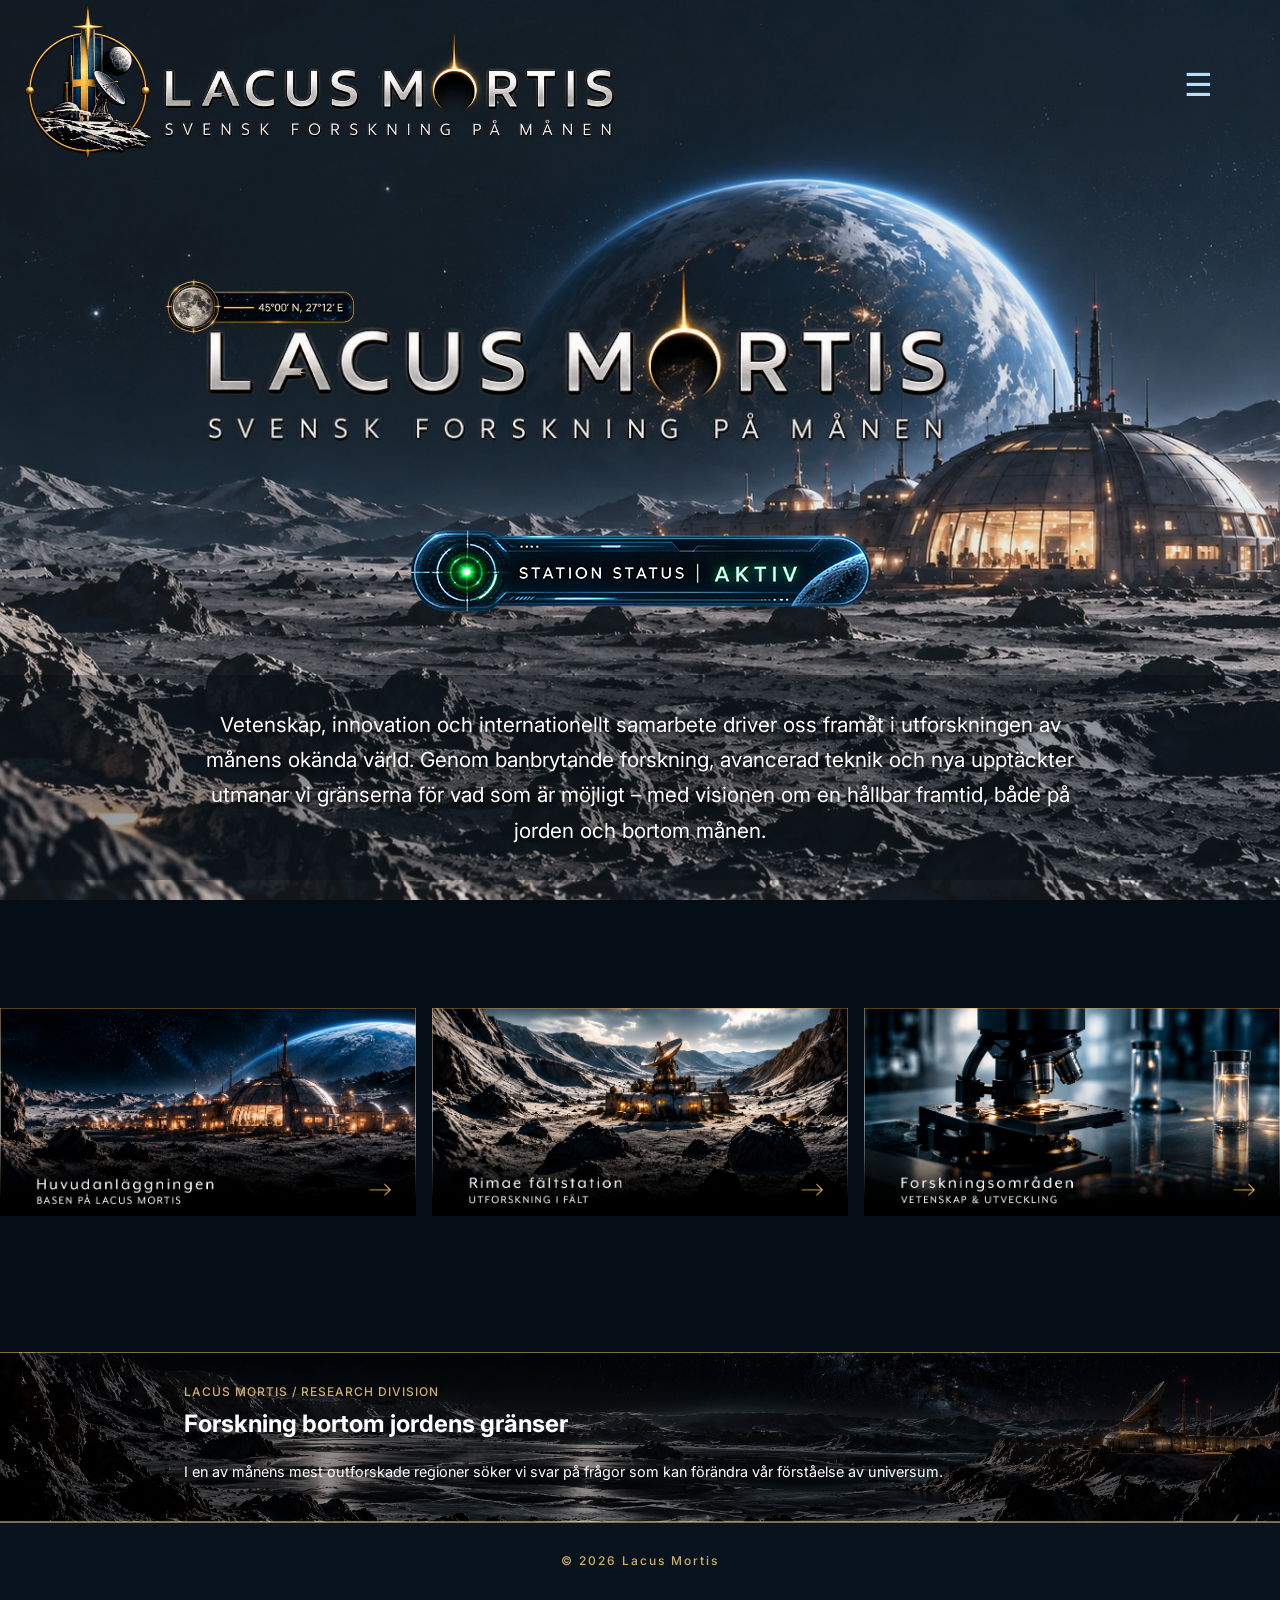
<file: index.html>
<!DOCTYPE html>
<html lang="sv">

<head>
    <meta charset="UTF-8">
    <meta name="viewport" content="width=device-width, initial-scale=1.0">
    <link rel="preconnect" href="https://fonts.googleapis.com">
    <link rel="preconnect" href="https://fonts.gstatic.com" crossorigin>
    <link href="https://fonts.googleapis.com/css2?family=Inspiration&family=Inter:wght@400;600;700&family=Rajdhani:wght@400;500;600&display=swap" rel="stylesheet">
    <link rel="stylesheet" href="css/style.css">
    <script src="js/main.js" defer></script>
    <title>Lacus Mortis - Svensk forskning på månen</title>
</head>

<body>
    <!-- Sidhuvud och navigering -->
    <header>

        <img src="images/logotext_lacusmortis.webp" alt="Lacus Mortis logotyp" class="headerlogo"> <!-- Bild för Mobil -->
        <img src="images/logoicontext_lacusmortis.webp" alt="Lacus Mortis logotyp" class="headericonlogo"> <!-- Bild för Desktop -->

        <button class="menu-toggle" aria-label="Öppna meny">☰</button>
        <nav class="menu">
            <ul>
                <li><a href="index.html">Hem</a></li>
                <li><a href="base.html">Huvudanläggningen</a></li>
                <li><a href="systemcompromised.html">Rimae fältstation</a></li>
                <li><a href="systemcompromised.html">Forskningsområden</a></li>
                <li><a href="visit.html">Besök oss</a></li>
                <li><a href="secure.html"><img src="images/icon_login.png" alt="Logga in" class="login-icon">Säkerhetsklass</a>
                </li>
            </ul>
        </nav>
    </header>
    <main>
    <img src="images/main_coordinates.webp" alt="Koordinater för basen på månen" class="maincoordinates">  <!-- Bild för Desktop -->

    <img src="images/logotext_lacusmortis.webp" alt="Huvudlogo för Lacus Mortis" class="mainherologo">

    <img src="images/logoicon_main.webp" alt="Lacus Mortis logotyp" class="mainlogo">
    <img src="images/maintext.webp" alt="Lacus Mortis logotyp" class="maintext">  <!-- Bild för Mobil -->

    <img src="images/main_basestatus.png" alt="Status för huvudanläggningen" class="basestatus">

    <p class="herotext">Vetenskap, innovation och internationellt samarbete driver oss framåt i utforskningen av månens okända värld. Genom banbrytande forskning, 
       avancerad teknik och nya upptäckter utmanar vi gränserna för vad som är möjligt – med visionen om en hållbar framtid, både på jorden och 
       bortom månen.</p>
    <!-- Länkar för Mobil -->   
    <div class="mainlinks">
        <a href="base.html"><img src="images/navmidmobile_base.png" alt="Huvudanläggningen"></a>
        <a href="systemcompromised.html"><img src="images/navmidmobile_rimae.png" alt="Rimae fältstation"></a>
        <a href="systemcompromised.html"><img src="images/navmidmobile_science.png" alt="Forskningsområden"></a>
    </div>
    <!-- Länkar för Desktop -->  
        <div class="mainherolinks">
        <a href="base.html"><img src="images/navmid_base.png" alt="Huvudanläggningen"></a>
        <a href="systemcompromised.html"><img src="images/navmid_rimae.png" alt="Rimae fältstation"></a>
        <a href="systemcompromised.html"><img src="images/navmid_science.png" alt="Forskningsområden"></a>
    </div>

    <section class="bottomsection">

        <div class="bottomtext">
            <span class="researchlabel">LACUS MORTIS / RESEARCH DIVISION</span>

            <h1>Forskning bortom jordens gränser</h1>

            <p>I en av månens mest outforskade regioner söker vi svar på frågor som kan förändra vår förståelse
                av universum.</p>
        </div>
    </section>
    </main>
    <footer class="footer">
        <p>© 2026 Lacus Mortis</p>
    </footer>
</body>

</html>
</file>
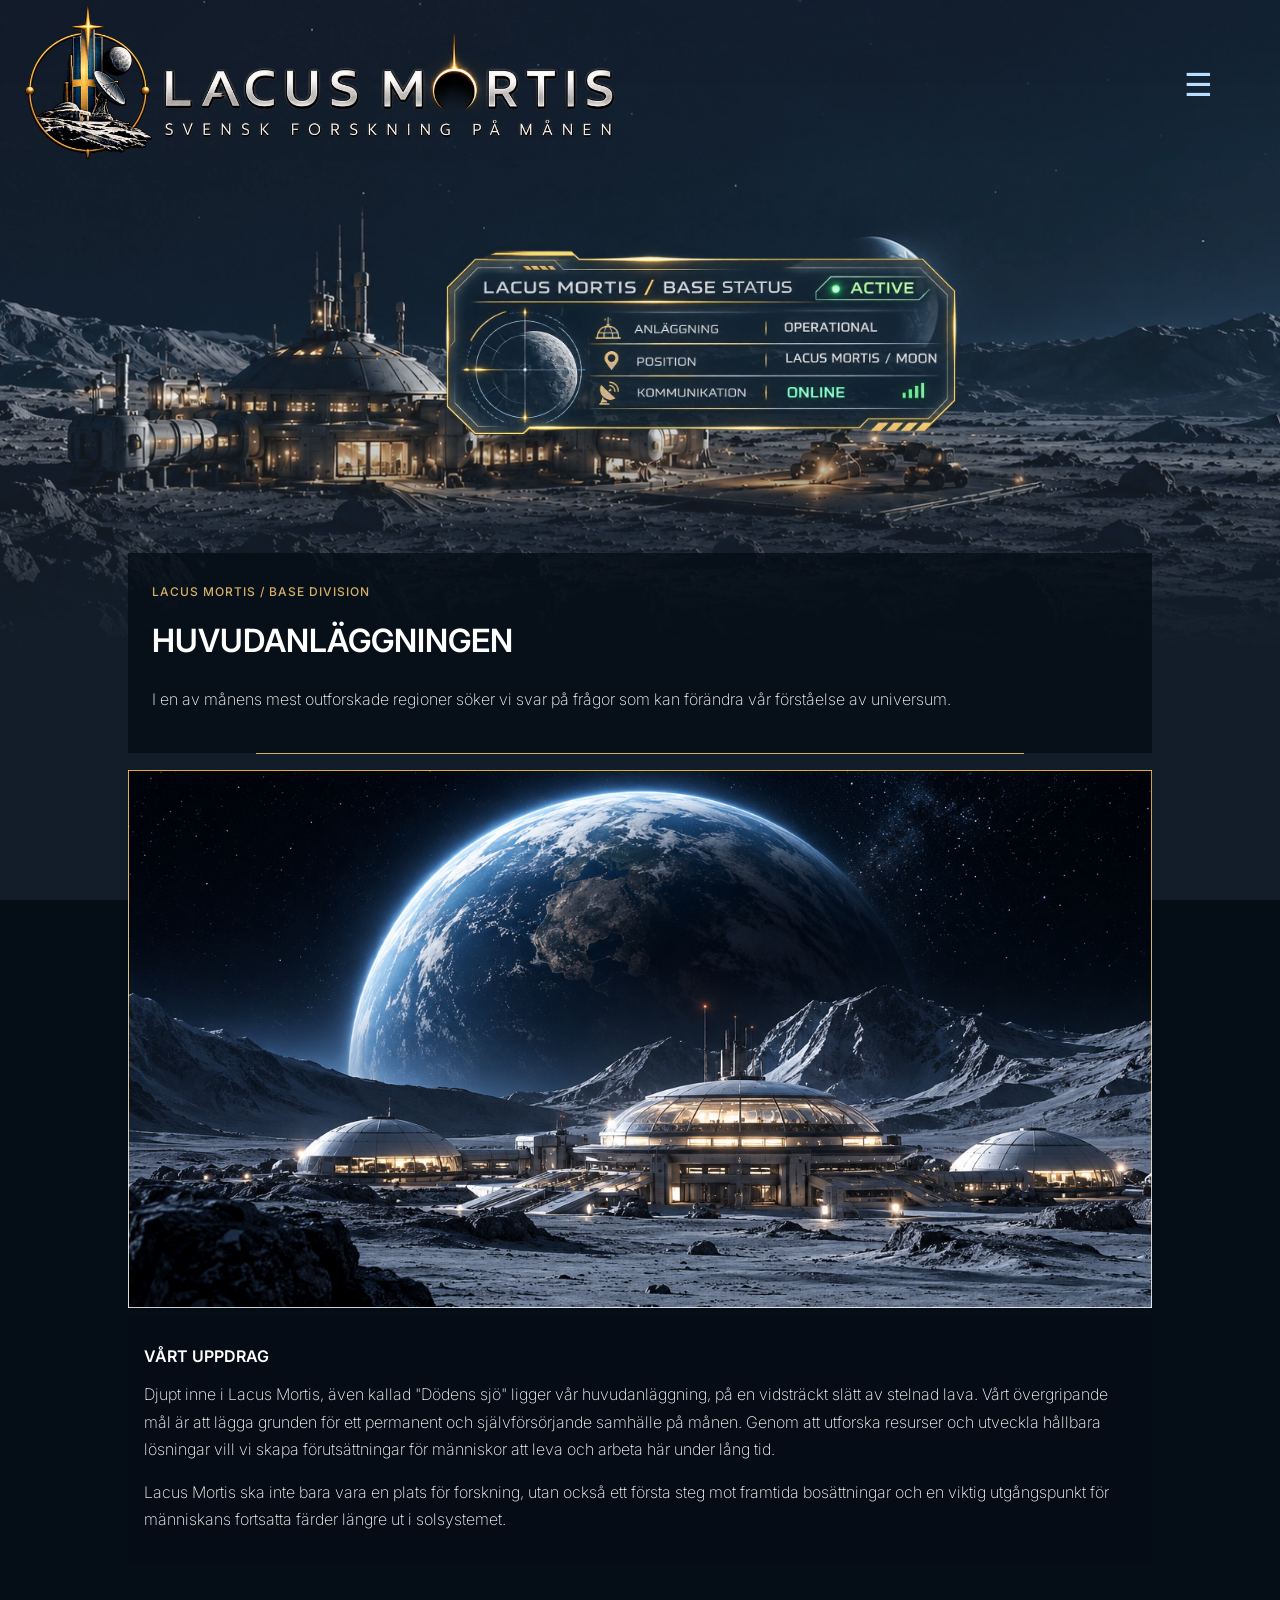
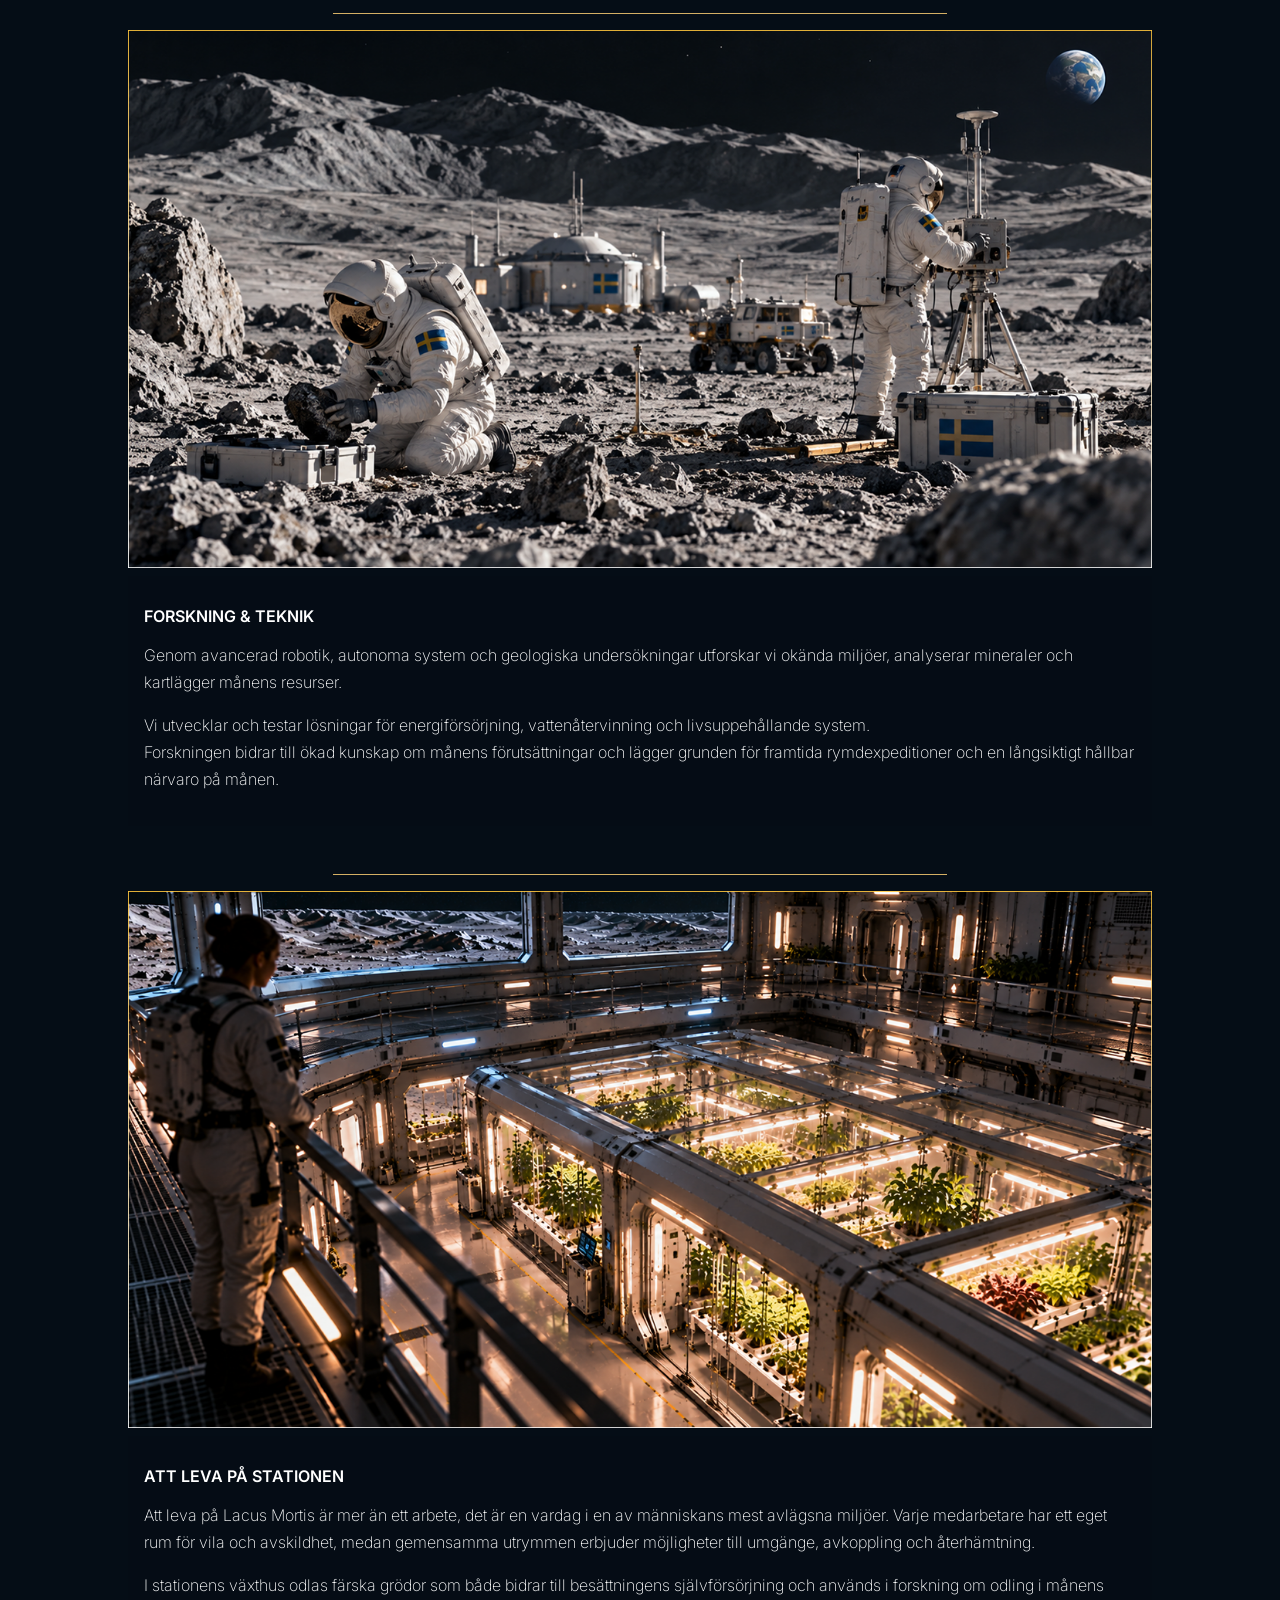
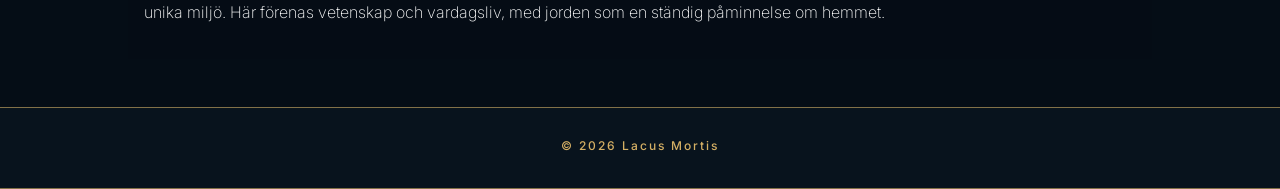
<file: base.html>
<!DOCTYPE html>
<html lang="sv">

<head>
    <meta charset="UTF-8">
    <meta name="viewport" content="width=device-width, initial-scale=1.0">
    <link rel="preconnect" href="https://fonts.googleapis.com">
    <link rel="preconnect" href="https://fonts.gstatic.com" crossorigin>
    <link
        href="https://fonts.googleapis.com/css2?family=Inspiration&family=Inter:wght@200;300;400;600;700&family=Rajdhani:wght@300;400;500;600&display=swap"
        rel="stylesheet">
    <link rel="stylesheet" href="css/style.css">
    <link rel="stylesheet" href="css/stylebase.css">
    <script src="js/main.js" defer></script>
    <title>Lacus Mortis - Svensk forskning på månen</title>
</head>

<body class="base">
    <!-- Sidhuvud och navigering -->
    <header>
        
        <img src="images/logotext_lacusmortis.webp" alt="Lacus Mortis logotyp" class="headerlogo">
        <!-- Bild för Mobil -->
        <img src="images/logoicontext_lacusmortis.webp" alt="Lacus Mortis logotyp" class="headericonlogo">
        <!-- Bild för Desktop -->

        <button class="menu-toggle" aria-label="Öppna meny">☰</button>
        <nav class="menu">
            <ul>
                <li><a href="index.html">Hem</a></li>
                <li><a href="base.html">Huvudanläggningen</a></li>
                <li><a href="systemcompromised.html">Rimae fältstation</a></li>
                <li><a href="systemcompromised.html">Forskningsområden</a></li>
                <li><a href="visit.html">Besök oss</a></li>
                <li><a href="secure.html"><img src="images/icon_login.png" alt="Logga in"
                            class="login-icon">Säkerhetsklass</a>
                </li>
            </ul>
        </nav>
    </header>
    <!-- Information om huvudanläggningen i 3 block -->
     <main>
    <div class="stationhud">
        <img src="images/base_basestatusHUD.png" alt="HUD för station, information om status" class="hudimg">
    </div>

    <section class="basemaintext">

        <div class="basemaininfo">
            <span class="researchlabel">LACUS MORTIS / BASE DIVISION</span>

            <h1>HUVUDANLÄGGNINGEN</h1>

            <p>I en av månens mest outforskade regioner söker vi svar på frågor som kan förändra vår förståelse
                av universum.</p>
        </div>
    </section>

    <div class="baseline"></div>    <!-- Avdelare -->

    <section class="baseinfo">
        <div class="baseimgtext">
            <img src="images/base_first.png" alt="Huvudanläggningen på månen" class="basefirstimg">
            <div class="baseblock">
                <h2>VÅRT UPPDRAG</h2>
                <p>Djupt inne i Lacus Mortis, även kallad "Dödens sjö" ligger vår huvudanläggning, på en vidsträckt slätt
                av stelnad lava. Vårt övergripande mål är att lägga grunden för ett permanent och självförsörjande samhälle på
                månen. Genom att utforska resurser och utveckla hållbara lösningar vill vi skapa förutsättningar för människor
                att leva och arbeta här under lång tid.</p> 
                
                <p>Lacus Mortis ska inte bara vara en plats för forskning, utan också ett första steg mot framtida bosättningar och
                en viktig utgångspunkt för människans fortsatta färder längre ut i solsystemet.</p>
            </div>
        </div>

        <div class="baseline"></div>    <!-- Avdelare -->

        <div class="baseimgtext">
            <img src="images/base_second.png" alt="Forskare studerar månen" class="basefirstimg">
            <div class="baseblock">
                <h2>FORSKNING & TEKNIK</h2>
                <p>Genom avancerad robotik, autonoma system och geologiska undersökningar utforskar vi okända miljöer, analyserar
                mineraler och kartlägger månens resurser.</p>
                
                <p>Vi utvecklar och testar lösningar för energiförsörjning, vattenåtervinning och
                livsuppehållande system.<br>
                Forskningen bidrar till ökad kunskap om månens förutsättningar och lägger grunden för framtida
                rymdexpeditioner och en långsiktigt hållbar närvaro på månen.</p>

            </div>
        </div>

        <div class="baseline"></div>     <!-- Avdelare -->

        <div class="baseimgtext">
            <img src="images/base_third.png" alt="Att leva på stationen" class="basefirstimg">
            <div class="baseblock">
                <h2>ATT LEVA PÅ STATIONEN</h2>
                <p>Att leva på Lacus Mortis är mer än ett arbete, det är en vardag i en av människans mest avlägsna miljöer. 
                    Varje medarbetare har ett eget rum för vila och avskildhet, medan gemensamma utrymmen erbjuder möjligheter till umgänge, 
                    avkoppling och återhämtning.</p> 
                    
                    <p>I stationens växthus odlas färska grödor som både bidrar till besättningens självförsörjning
                    och används i forskning om odling i månens unika miljö. Här förenas vetenskap och vardagsliv, med jorden som en ständig
                    påminnelse om hemmet.</p>

            </div>
        </div>
    </section>
    </main>
    <footer class="footer">
        <p>© 2026 Lacus Mortis</p>
    </footer>
</body>

</html>
</file>
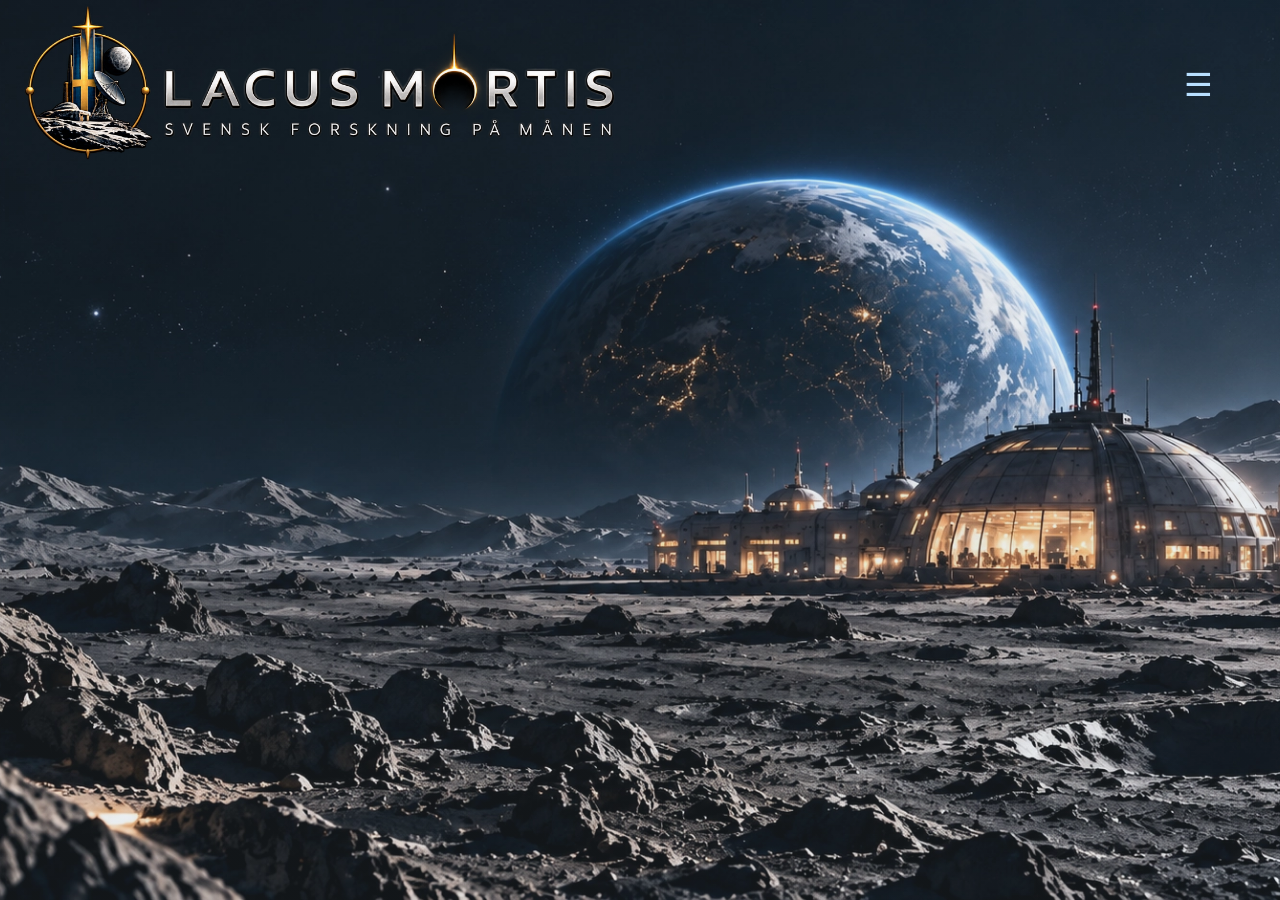
<file: rimae.html>
<!DOCTYPE html>
<html lang="sv">

<head>
    <meta charset="UTF-8">
    <meta name="viewport" content="width=device-width, initial-scale=1.0">
    <link rel="preconnect" href="https://fonts.googleapis.com">
    <link rel="preconnect" href="https://fonts.gstatic.com" crossorigin>
    <link href="https://fonts.googleapis.com/css2?family=Inspiration&family=Inter:wght@400;600;700&family=Rajdhani:wght@400;500;600&display=swap" rel="stylesheet">
    <link rel="stylesheet" href="css/style.css">
    <script src="js/main.js" defer></script>
    <title>Lacus Mortis - Svensk forskning på månen</title>
</head>

<body>
 <!-- Sidhuvud och navigering -->
    <header>

        <img src="images/logotext_lacusmortis.webp" alt="Lacus Mortis logotyp" class="headerlogo"> <!-- Bild för Mobil -->
        <img src="images/logoicontext_lacusmortis.webp" alt="Lacus Mortis logotyp" class="headericonlogo"> <!-- Bild för Desktop -->

        <button class="menu-toggle">☰</button>
        <nav class="menu">
            <ul>
                <li><a href="index.html">Hem</a></li>
                <li><a href="base.html">Huvudanläggningen</a></li>
                <li><a href="rimae.html">Rimae fältstation</a></li>
                <li><a href="science.html">Forskningsområden</a></li>
                <li><a href="visit.html">Besök oss</a></li>
                <li><a href="secure.html"><img src="images/icon_login.png" alt="Logga in" class="login-icon">Säkerhetsklass</a>
                </li>
            </ul>
        </nav>
    </header>








</body>

</html>
</file>
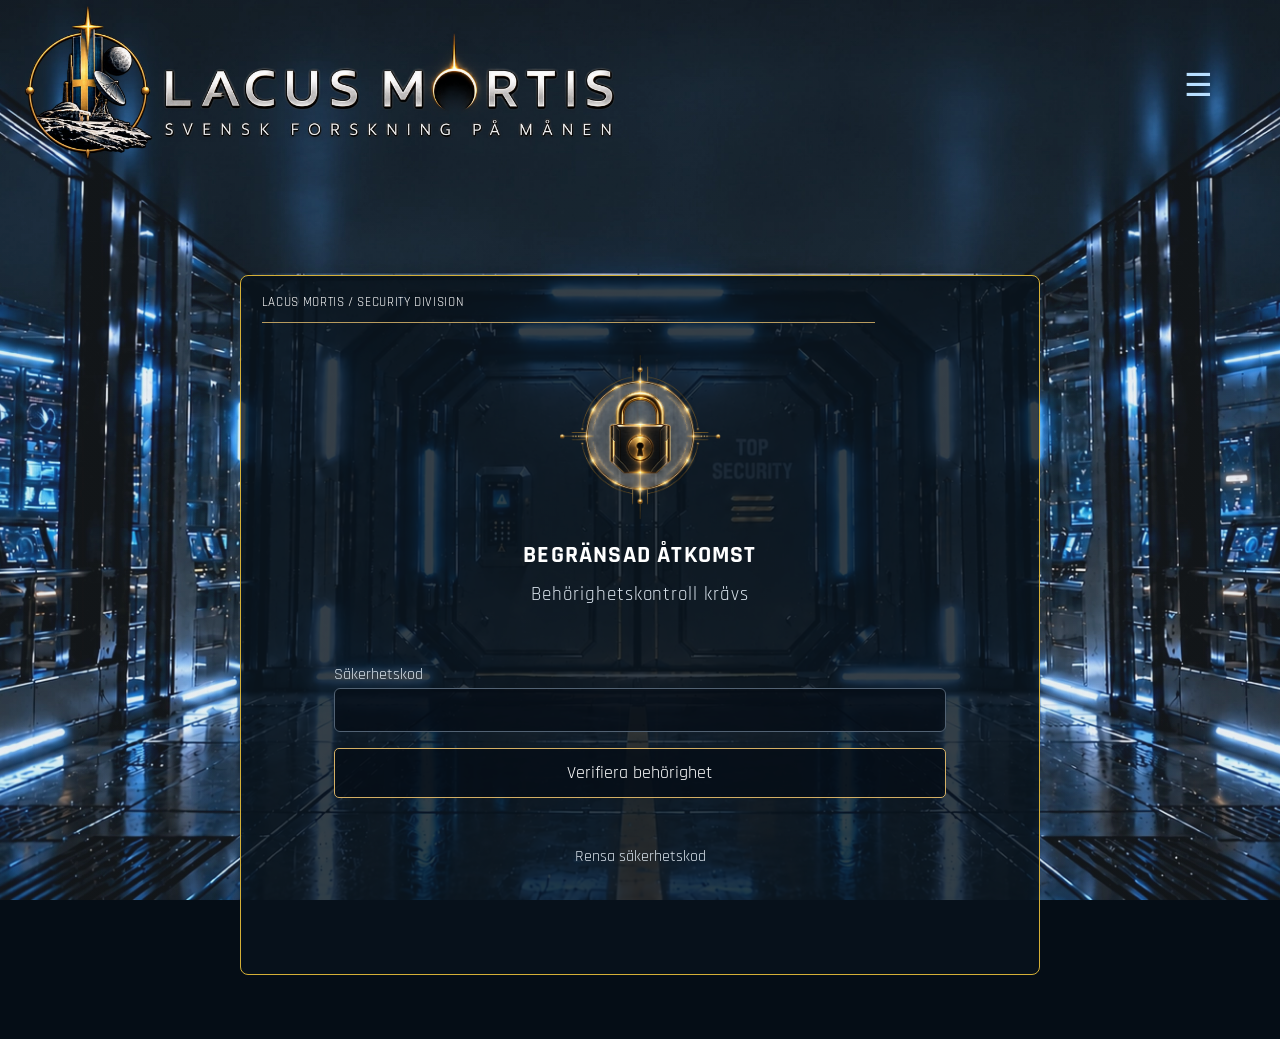
<file: secure.html>
<!DOCTYPE html>
<html lang="sv">

<head>
    <meta charset="UTF-8">
    <meta name="viewport" content="width=device-width, initial-scale=1.0">
    <link rel="preconnect" href="https://fonts.googleapis.com">
    <link rel="preconnect" href="https://fonts.gstatic.com" crossorigin>
    <link
        href="https://fonts.googleapis.com/css2?family=Inspiration&family=Inter:wght@400;600;700&family=Rajdhani:wght@400;500;600&display=swap"
        rel="stylesheet">
    <link rel="stylesheet" href="css/style.css">
    <link rel="stylesheet" href="css/stylesecure.css">
    <script src="js/main.js" defer></script>
    <title>Lacus Mortis - Svensk forskning på månen</title>
</head>

<body>
    <!-- Sidhuvud och navigering -->
    <header>

        <img src="images/logotext_lacusmortis.webp" alt="Lacus Mortis logotyp" class="headerlogo">
        <!-- Bild för Mobil -->
        <img src="images/logoicontext_lacusmortis.webp" alt="Lacus Mortis logotyp" class="headericonlogo">
        <!-- Bild för Desktop -->

        <button class="menu-toggle" aria-label="Öppna meny">☰</button>
        <nav class="menu">
            <ul>
                <li><a href="index.html">Hem</a></li>
                <li><a href="base.html">Huvudanläggningen</a></li>
                <li><a href="systemcompromised.html">Rimae fältstation</a></li>
                <li><a href="systemcompromised.html">Forskningsområden</a></li>
                <li><a href="visit.html">Besök oss</a></li>
                <li><a href="secure.html"><img src="images/icon_login.png" alt="Logga in"
                            class="login-icon">Säkerhetsklass</a>
                </li>
            </ul>
        </nav>
    </header>

    <main>
        <section class="securitypanel">
            <div class="securityheader">LACUS MORTIS / SECURITY DIVISION</div>
            <div id="securitylogin">
            <img src="images/secure_lock.png" alt="Låsikon för Restricted Area">
            <h1>BEGRÄNSAD ÅTKOMST</h1>
            <p>Behörighetskontroll krävs</p>
            <label for="securitycode">Säkerhetskod</label>
            <input type="password" id="securitycode" name="securitycode">
            <button id="verifyBtn">Verifiera behörighet</button>
            <p id="securitymessage"></p>
            <button type="button" id="clearSecurity">Rensa säkerhetskod</button>
            </div>

            <div id="securityinfo" hidden> <!-- Syns endast när rätt säkerhetskod skrivs in -->
                <h2>BEHÖRIGHET BEKRÄFTAD</h2>

                <p>Säkerhetsnivå: 5</p>
                <p>Stationens status: OPERATIV</p>
                <p>Åtkomst: GODKÄND</p>

                <p>Välkommen till Lacus Mortis interna säkerhetssystem.</p>
                <button type="button" id="lockSecurity">Lås systemet</button>
            </div>
        </section>
    </main>

</body>

</html>
</file>
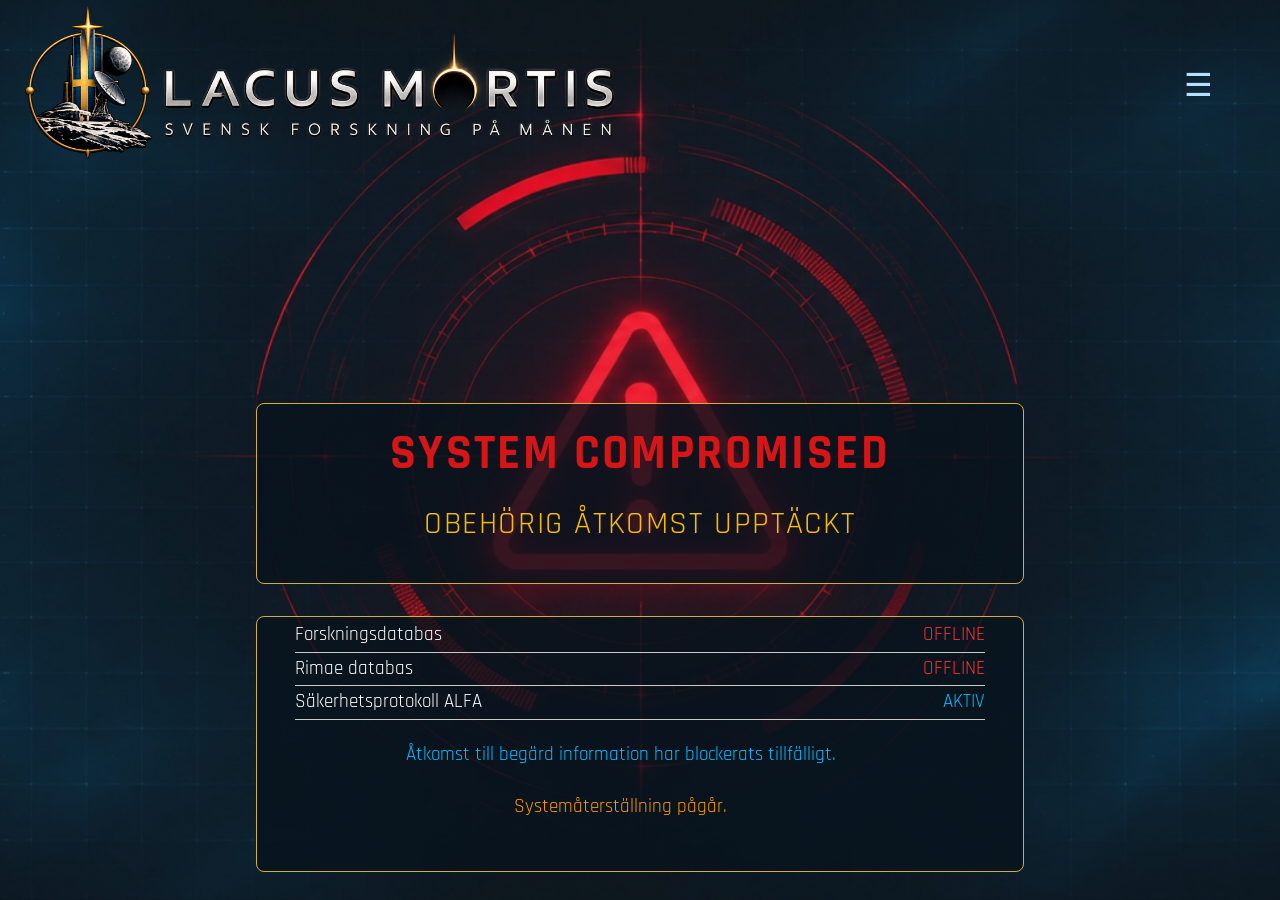
<file: systemcompromised.html>
<!DOCTYPE html>
<html lang="sv">

<head>
    <meta charset="UTF-8">
    <meta name="viewport" content="width=device-width, initial-scale=1.0">
    <link rel="preconnect" href="https://fonts.googleapis.com">
    <link rel="preconnect" href="https://fonts.gstatic.com" crossorigin>
    <link href="https://fonts.googleapis.com/css2?family=Inspiration&family=Inter:wght@400;600;700&family=Rajdhani:wght@400;500;600&display=swap" rel="stylesheet">
    <link rel="stylesheet" href="css/style.css">
    <link rel="stylesheet" href="css/stylesystemcompromised.css">
    <script src="js/main.js" defer></script>
    <title>Warning SYSTEM COMPROMISED</title>
</head>

<body>
 <!-- Sidhuvud och navigering -->
    <header>

        <img src="images/logotext_lacusmortis.webp" alt="Lacus Mortis logotyp" class="headerlogo"> <!-- Bild för Mobil -->
        <img src="images/logoicontext_lacusmortis.webp" alt="Lacus Mortis logotyp" class="headericonlogo"> <!-- Bild för Desktop -->

        <button class="menu-toggle" aria-label="Öppna meny">☰</button>
        <nav class="menu">
            <ul>
                <li><a href="index.html">Hem</a></li>
                <li><a href="base.html">Huvudanläggningen</a></li>
                <li><a href="systemcompromised.html">Rimae fältstation</a></li>
                <li><a href="systemcompromised.html">Forskningsområden</a></li>
                <li><a href="visit.html">Besök oss</a></li>
                <li><a href="secure.html"><img src="images/icon_login.png" alt="Logga in" class="login-icon">Säkerhetsklass</a>
                </li>
            </ul>
        </nav>
    </header>
    <main>
<section class="system">
    <h1>SYSTEM COMPROMISED</h1>
    <p>OBEHÖRIG ÅTKOMST UPPTÄCKT</p>
</section>

<div class="systeminfo">
    <div class="statusrow">
    <span>Forskningsdatabas</span>
    <span class="offline">OFFLINE</span>
    </div>
    <div class="statusrow">
    <span>Rimae databas</span>
    <span class="offline">OFFLINE</span>
    </div>
    <div class="statusrow">
    <span>Säkerhetsprotokoll ALFA</span>
    <span class="active">AKTIV</span>
    </div>

    <p>Åtkomst till begärd information har blockerats tillfälligt.</p>
    <p style="color: #ff9800;">Systemåterställning pågår.</p>

</div>
</main>

</body>

</html>
</file>
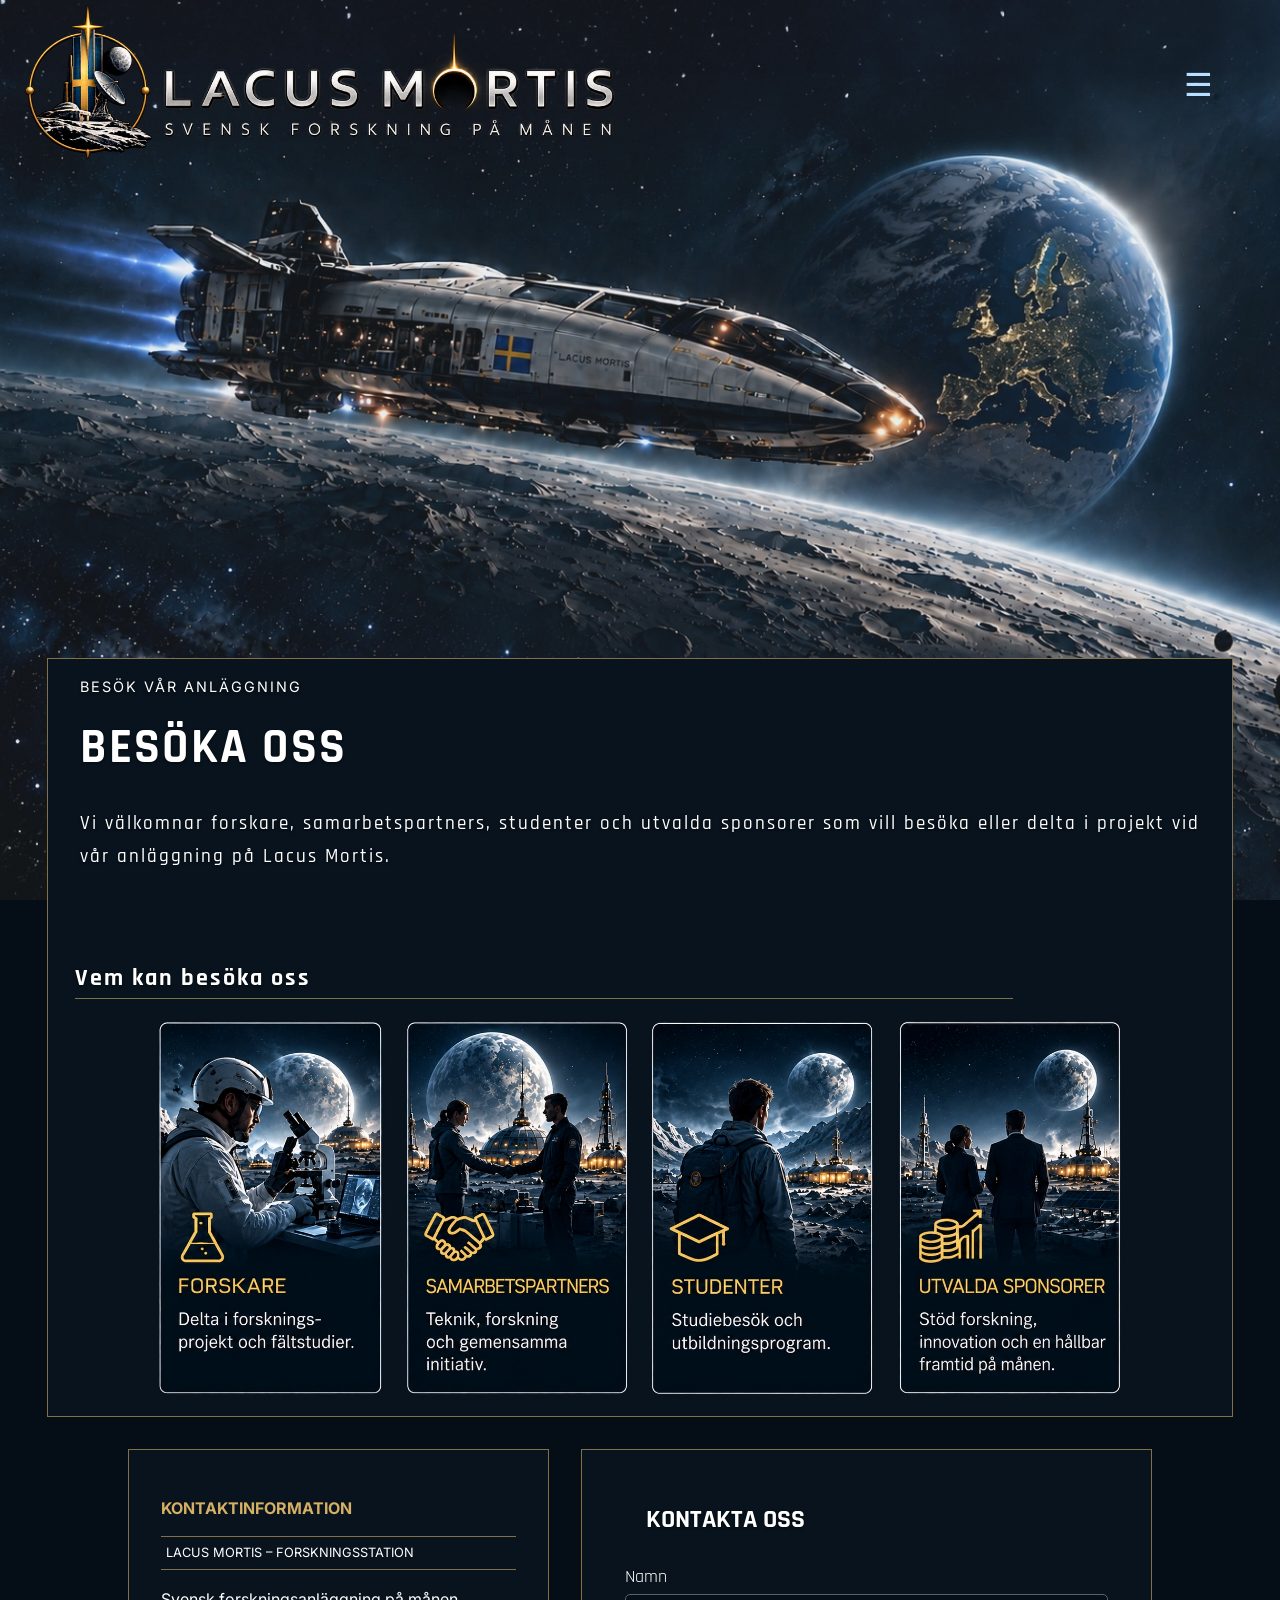
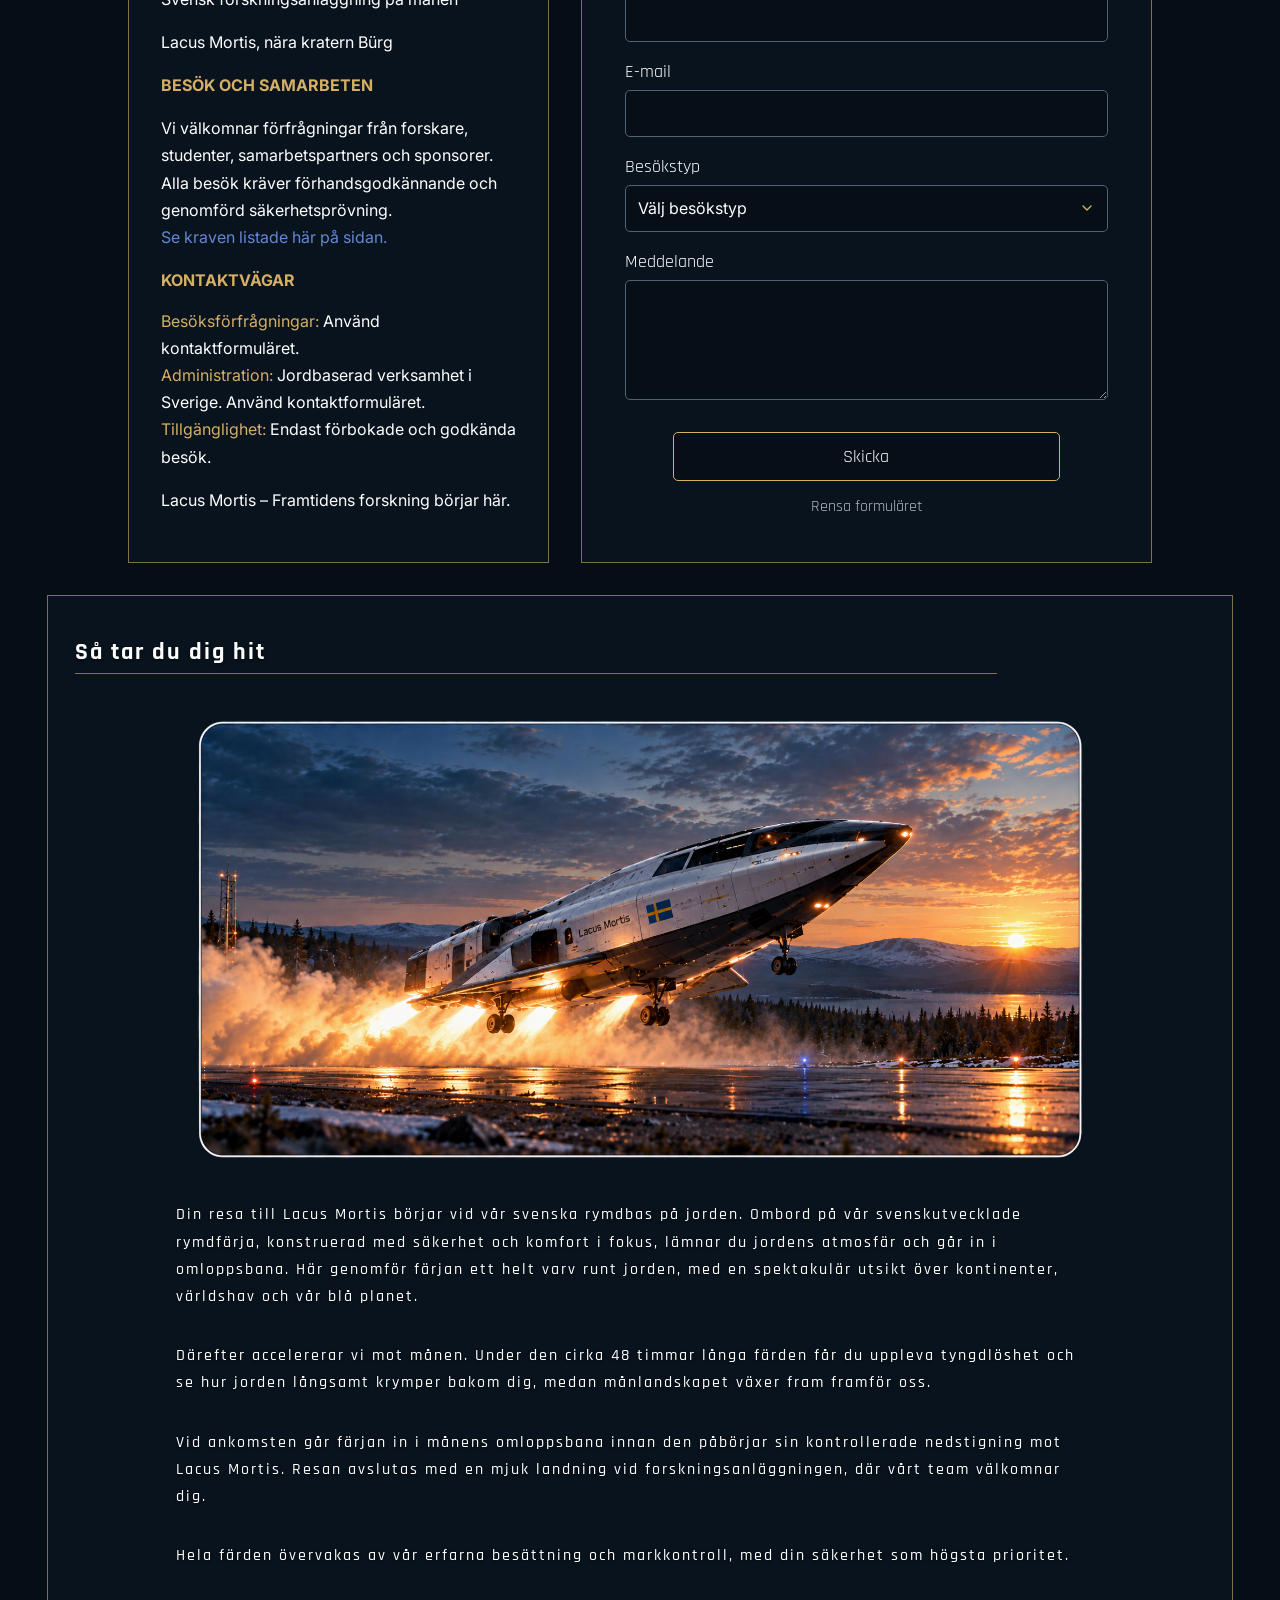
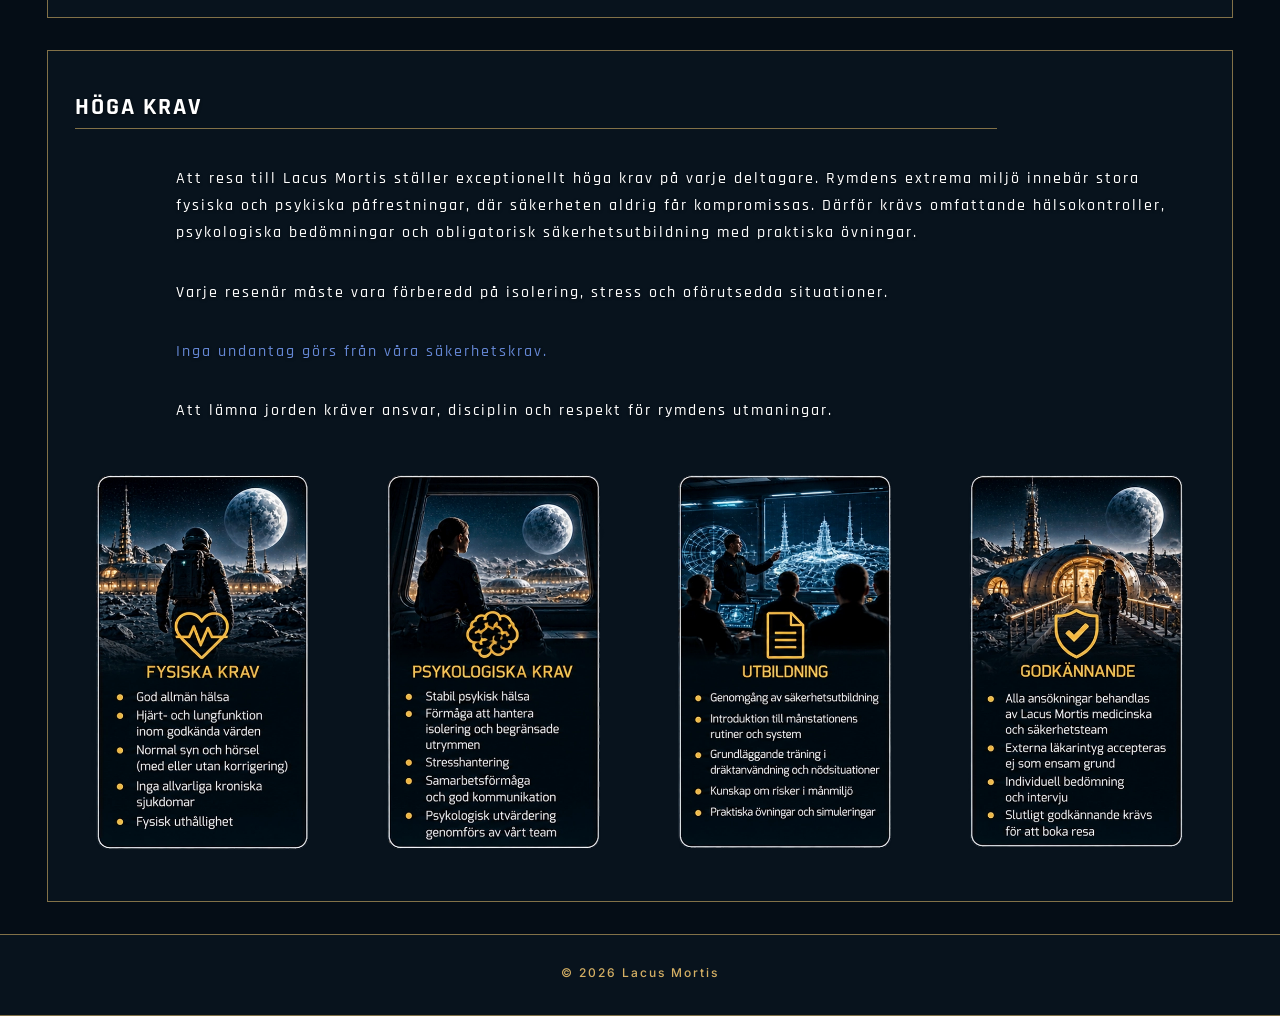
<file: visit.html>
<!DOCTYPE html>
<html lang="sv">

<head>
    <meta charset="UTF-8">
    <meta name="viewport" content="width=device-width, initial-scale=1.0">
    <link rel="preconnect" href="https://fonts.googleapis.com">
    <link rel="preconnect" href="https://fonts.gstatic.com" crossorigin>
    <link
        href="https://fonts.googleapis.com/css2?family=Inspiration&family=Inter:wght@400;600;700&family=Rajdhani:wght@400;500;600&display=swap"
        rel="stylesheet">
    <link rel="stylesheet" href="css/style.css">
    <link rel="stylesheet" href="css/stylevisit.css">
    <script src="js/main.js" defer></script>
    <title>Lacus Mortis - Svensk forskning på månen</title>
</head>

<body class="visit">
    <!-- Sidhuvud och navigering -->
    <header>

        <img src="images/logotext_lacusmortis.webp" alt="Lacus Mortis logotyp" class="headerlogo">
        <!-- Bild för Mobil -->
        <img src="images/logoicontext_lacusmortis.webp" alt="Lacus Mortis logotyp" class="headericonlogo">
        <!-- Bild för Desktop -->

        <button class="menu-toggle" aria-label="Öppna meny">☰</button>
        <nav class="menu">
            <ul>
                <li><a href="index.html">Hem</a></li>
                <li><a href="base.html">Huvudanläggningen</a></li>
                <li><a href="systemcompromised.html">Rimae fältstation</a></li>
                <li><a href="systemcompromised.html">Forskningsområden</a></li>
                <li><a href="visit.html">Besök oss</a></li>
                <li><a href="secure.html"><img src="images/icon_login.png" alt="Logga in"
                            class="login-icon">Säkerhetsklass</a>
                </li>
            </ul>
        </nav>
    </header>
    <main>
    <section class="whovisit">
        <span class="whovisitspan">BESÖK VÅR ANLÄGGNING</span>

        <h1>BESÖKA OSS</h1>

        <p>Vi välkomnar forskare, samarbetspartners, studenter och utvalda sponsorer som vill besöka eller delta i
            projekt vid
            vår anläggning på Lacus Mortis.</p>
        <h2>Vem kan besöka oss</h2>
        <div class="visitcards">
            <img src="images/visiticon_scientist.webp" alt="Forskare">
            <img src="images/visiticon_partners.webp" alt="Samarbetspartners">
            <img src="images/visiticon_students.webp" alt="Studenter">
            <img src="images/visiticon_sponsors.webp" alt="Utvalda sponsorer">
        </div>
    </section>

    <div class="contactlayout">
        <div class="contactinfo">
            <h2>KONTAKTINFORMATION</h2>

            <p class="contactrow">LACUS MORTIS – FORSKNINGSSTATION </p>

            <p>Svensk forskningsanläggning på månen</p>
            <p>Lacus Mortis, nära kratern Bürg</p>

            <h2>BESÖK OCH SAMARBETEN</h2>

                <p>Vi välkomnar förfrågningar från forskare, studenter, samarbetspartners och sponsorer.

                    Alla besök kräver förhandsgodkännande och genomförd säkerhetsprövning.<br> 
                    <a href="#hogakrav">Se kraven listade här på sidan.</a></p>

                <h2>KONTAKTVÄGAR</h2>
                <span style="color: #d4af64;">Besöksförfrågningar:</span>
                <span style="color: white;">Använd kontaktformuläret.</span><br>

                <span style="color: #d4af64;">Administration:</span> <span style="color: white;">Jordbaserad verksamhet i Sverige. Använd kontaktformuläret.</span><br>

                <span style="color: #d4af64;">Tillgänglighet:</span> <span style="color: white;">Endast förbokade och godkända besök.</span>

                <p>Lacus Mortis – Framtidens forskning börjar här.</p>
        </div>

        <section class="visitapplication">
            <H2>KONTAKTA OSS</H2>

            <form id="visitform" novalidate> <!-- Webbläsaren får inte göra sin egna formulärvalidering -->
                <label for="name">Namn</label>
                <!-- Label = Fältbeskrvning, for="name" = kopplar etikett till rätt inputfält, type="text" = textfält, id="name" = identifierar och matchar for, name="name" = anger namnet som används vid skick -->
                <input type="text" id="name" name="name">
                <label for="email">E-mail</label>
                <input type="email" id="email" name="email">
                <label for="visittype">Besökstyp</label>
                <select id="visittype" name="visittype">
                    <option value="" selected disabled>Välj besökstyp</option>
                    <option value="scientist">Forskare</option>
                    <option value="partner">Samarbetspartner</option>
                    <option value="student">Studenter</option>
                    <option value="sponsor">Sponsor</option>
                </select>
                <label for="message">Meddelande</label>
                <textarea id="message" name="message"></textarea>
                <button type="submit">Skicka</button>
            </form>

            <p id="formmessage"></p> <!-- Tom paragraf för bekräftelsemeddelande -->
            <button type="reset" class="resetform" form="visitform">Rensa formuläret</button>
        </section>
    </div>

    <section class="visittravel">
        <h2>Så tar du dig hit</h2>
        <div class="visittravelcard">
            <img src="images/visit_travel.png" alt="Lacus Mortis svenska rymdfärja" class="travelimg">
            <p>Din resa till Lacus Mortis börjar vid vår svenska rymdbas på jorden. Ombord på vår svenskutvecklade
                rymdfärja, konstruerad med säkerhet och komfort i fokus, lämnar du jordens atmosfär och går in i
                omloppsbana. Här genomför färjan ett helt varv runt jorden, med en spektakulär utsikt över kontinenter,
                världshav och vår blå planet.</p>

            <p>Därefter accelererar vi mot månen. Under den cirka 48 timmar långa färden får du uppleva tyngdlöshet och
                se hur jorden långsamt krymper bakom dig, medan månlandskapet växer fram framför oss.</p>

            <p>Vid ankomsten går färjan in i månens omloppsbana innan den påbörjar sin kontrollerade nedstigning mot
                Lacus Mortis. Resan avslutas med en mjuk landning vid forskningsanläggningen, där vårt team välkomnar
                dig.</p>

            <p>Hela färden övervakas av vår erfarna besättning och markkontroll, med din säkerhet som högsta prioritet.
            </p>
        </div>
    </section>

    <section class="visitreq" id="hogakrav">
        <h2>HÖGA KRAV</h2>
        <p>Att resa till Lacus Mortis ställer exceptionellt höga krav på varje deltagare. Rymdens extrema miljö innebär
            stora fysiska och psykiska påfrestningar, där säkerheten aldrig får kompromissas. Därför krävs omfattande
            hälsokontroller, psykologiska bedömningar och obligatorisk säkerhetsutbildning med praktiska övningar.</p>

        <p>Varje
            resenär måste vara förberedd på isolering, stress och oförutsedda situationer.</p>

        <p><span style="color: #6487d4;">Inga undantag görs från våra
                säkerhetskrav.</span></p>

        <p>Att lämna jorden kräver ansvar, disciplin och respekt för rymdens utmaningar.</p>
        <div class="visitcardsreq">
            <img src="images/visiticon_physic.webp" alt="Fysiska krav inför besök">
            <img src="images/visiticon_psyche.webp" alt="Psykologiska krav inför besök">
            <img src="images/visiticon_education.webp" alt="Utbildningskrav inför besök">
            <img src="images/visiticon_granted.webp" alt="Godkännande av besök">
        </div>
    </section>
    </main>
    <footer class="footer">
        <p>© 2026 Lacus Mortis</p>
    </footer>

</body>

</html>
</file>
<file: css/style.css>
/* Grundläggande styling */
body {
    min-height: 100vh;
    background-color: #050D16;
    margin: 0;
    padding: 0;
    font-family: 'inter', sans-serif;
    color: white;
    font-size: 1rem;
    line-height: 1.7;
    font-weight: 400;
}

a {
    color: #6487d4;
    text-decoration: none;
}

a:visited {
    color: #6487d4;
}

/* Fixerad bakgrund för mobil och desktop.
   ::before skapar ett separat bakgrundslager.
   position: fixed håller bakgrunden stilla vid scrollning.
   100lvh förhindrar att bakgrunden zoomar när
   mobilens adressfält visas eller döljs.
*/
body::before {
    content: "";
    /* Skapar ett tomt pseudo-element utan textinnehåll */
    position: fixed;
    top: 0;
    left: 0;
    width: 100%;
    height: 100lvh;
    background-image:
        linear-gradient(rgba(120, 145, 165, 0.15),
            rgba(120, 145, 165, 0.15)),
        url('../images/background_mobile.webp');
    background-size: cover;
    background-position: center;
    background-repeat: no-repeat;
    z-index: -1;
}

header {
    display: flex;
    /* Flex-container för att placera ikoner */
    justify-content: flex-end;
    /* Lägger ikonen till höger */
    position: relative;
    /* Referenspunkt för hamburgermenyn */
    align-items: center;
    /* Styr placering vertikalt i flexbox */
}

.headerlogo {
    max-width: 250px;
    height: auto;
    margin-right: auto;
    margin-top: 3px;
    padding-left: 20px;
}

.headericonlogo {
    display: none;
    /* Gör bilden osynlig */
}

.login-icon {
    width: 50px;
    height: auto;
    vertical-align: middle;
    /* Justerar ikonen vertikalt med texten */
    margin-right: 20px;
}

/* Navigation */
.menu {
    z-index: 100;
    /* Förebygger att något annat hamnar ovanför menyn */
    display: none;
    /* Håller menyn dold tills den aktiveras */
    width: max-content;
    position: absolute;
    top: 100%;
    right: 1rem;
    background-color: #050D16B3;
    padding: 12px;
    line-height: 1.9;
}

/*Visar meny när klassen open läggs till*/
.menu.open {
    display: block;
}

/* Hamburgerikon */
.menu-toggle {
    margin-right: 0.7rem;
    margin-top: 0.45rem;
    cursor: pointer;
    background-color: transparent;
    border: none;
    color: #B8DFFF;
    font-size: 2rem;
}

/* Lista och länkar för navigering */
.menu ul {
    list-style: none;
    padding: 0;
    margin: 0;
}

.menu a {
    text-decoration: none;
    color: white;
    font-family: 'Rajdhani', sans-serif;
    font-size: 1.2rem;
    font-weight: 600;
}

h1 {
    margin: 0;
}

/* Huvudinnehåll STARTSIDA*/
.maincoordinates {
    display: none;
    /* Gör bilden osynlig */
}

.mainherologo {
    display: none;
    /* Gör bilden osynlig */
}

.mainlogo {
    display: block;
    width: 250px;
    max-width: 90%;
    height: auto;
    margin: 2rem auto 0;
}

.maintext {
    display: block;
    width: 100%;
    max-width: none;
    height: auto;
    margin-top: 0.5rem;
    margin-left: auto;
    margin-right: auto;
}

.mainlinks {
    display: flex;
    flex-direction: column;
    align-items: center;
    margin-top: 2rem;
}

.basestatus {
    display: none;
    /* Gör bilden osynlig */
}

.mainherolinks {
    display: none;
    /* Gör bilderna osynlig */
}

.herotext {
    display: none;
    /* Gör texten osynlig */
}

/* För responsivitet, så att deras position bevaras och hovereffekt */
.mainlinks img {
    width: 99%;
    height: auto;
}

.mainlinks a {
    display: block;
}

.mainlinks a img {
    display: block;
    transition: filter 0.3s ease, transform 0.15s ease;
}

.mainlinks a:hover img {
    filter: drop-shadow(0 0 5px rgba(212, 175, 100, 0.8));
}

.mainlinks a:active img {
    transform: scale(0.98);
}

/* Ger hovereffekt med tangentbordsnavigering */
.mainlinks a:focus-visible {
    outline: none;
}

.mainlinks a:focus-visible img {
    filter: drop-shadow(0 0 12px rgba(212, 175, 100, 0.9));
}

/* Info area under mainlinks */
.bottomsection {
    background-image:
        linear-gradient(rgba(0, 0, 0, 0.45),
            rgba(0, 0, 0, 0.45)),
        url("../images/main_infoarea.webp");
    background-size: cover;
    background-position: right center;
    background-repeat: no-repeat;
    min-height: 150px;
    width: 100%;
    margin-top: 2rem;
    border-top: 1px solid rgba(212, 175, 100, 0.6);
    border-bottom: 1px solid rgba(212, 175, 100, 0.6);
}

.researchlabel {
    color: #d4af64;
    font-size: 0.75rem;
    letter-spacing: 1px;
    font-weight: 500;
}

.bottomtext {
    padding: 1.5rem;
    color: white;
    text-align: left;
}

.bottomtext h2 {
    font-size: 1.3rem;
    font-weight: 600;
    line-height: 1.3;
    margin: 1rem 0 1.5rem;
}

.bottomtext p {
    font-size: 0.9rem;
    font-weight: 400;
    line-height: 1.6;
}

/* Footer */
.footer {
    background-color: #08131D;
    height: 80px;
    text-align: center;
    border-top: 1px solid rgba(212, 175, 100, 0.6);
    border-bottom: 1px solid rgba(212, 175, 100, 0.6);
}

.footer p {
    color: #d4af64;
    font-size: 0.75rem;
    letter-spacing: 2px;
    font-weight: 500;
    padding-top: 1rem;

}

/* Desktop skärmar */
/* Header navigering */
@media (min-width: 768px) {
    .menu-toggle {
        display: none;
    }

    .menu {
        display: block;
        /* Tar hela radens bredd */
        width: auto;
        position: static;
        padding: 0;
        transform: translateY(20px);
        background-color: transparent;
    }

    .menu ul {
        display: flex;
        gap: 2rem;
    }

    .menu li:last-child {
        margin-left: 0;
    }

    .menu a {
        display: inline-block;
        /* Länk får egen yta runt sig, tar inte hela raden */
        border-top: 2px solid transparent;
        padding-top: 8px;
    }

    /* Hover guldtak på alla länkar förutom sista */
    .menu li:not(:last-child) a:hover {
        border-top-color: #d4af64;
    }

    body::before {
        content: "";
        /* Skapar ett tomt pseudo-element utan textinnehåll */
        position: fixed;
        top: 0;
        left: 0;
        width: 100%;
        height: 100lvh;
        background-image:
            linear-gradient(rgba(120, 145, 165, 0.15),
                rgba(120, 145, 165, 0.15)),
            url('../images/background_desktop.webp');
        background-size: cover;
        background-position: center;
        background-repeat: no-repeat;
        z-index: -1;
    }

    header {
        display: flex;
        flex-direction: row;
        align-items: center;
        justify-content: space-between;
        margin-right: 50px;
    }

    .headerlogo {
        max-width: none;
        width: 450px;
        display: none;
        /* Gör bilden osynlig */
    }

    .headericonlogo {
        display: block;
        width: 600px;
        height: auto;
        margin-left: 20px;
    }

    .login-icon {
        width: 50px;
        height: auto;
        vertical-align: middle;
        margin-right: 5px;
    }

    .maincoordinates {
        display: block;
        /* Gör bilden synlig */
        width: 200px;
        margin: 7rem 0 -5rem 10rem;
    }

    .mainlogo {
        display: none;
        /* Gör bilden osynlig */
    }

    .maintext {
        display: none;
        /* Gör bilden osynlig */
    }

    .mainherologo {
        display: block;
        /* Gör bilden synlig */
        width: 60%;
        margin: 0 0 2rem 12rem;
        max-width: 1100px;
        height: auto;
    }

    .basestatus {
        display: block;
        margin: auto;

    }

    .herotext {
        display: block;
        /* Gör texten synlig */
        font-size: 1.3rem;
        text-shadow: 1px 2px 4px rgba(0, 0, 0, 0.8);
        text-align: center;
        width: 100vw;
        margin-left: calc(50% - 50vw);
        box-sizing: border-box;
        background-color: rgba(5, 13, 22, 0.35);
        padding: 2rem 15%;
    }

    .mainlinks {
        display: none;
        /* Gör bilderna osynlig */
    }

    .mainherolinks {
        display: flex;
        justify-content: center;
        /* Styr placering horisontellt i flexbox */
        margin: 8rem 0 8rem 0;
        gap: 1rem;
    }

    .mainherolinks a {
        flex: 1;           /* Elementet får växa och krympa för att dela på befintligt utrymme i flexbox */
        min-width: 0;
        max-width: 600px;
    }

    .mainherolinks img {
        /* För responsivitet så ska dessa bilder bli mindre beroende skärmstorlek */
        width: 100%;
        max-width: 600px;
        height: auto;
    }

    .bottomtext {
        max-width: 800px;
        margin-left: 10rem;
    }
}

/* Responsiv navigering för mindre skärmbredder.
   Mellan 768px och 1399px ersätts den horisontella
   navigeringen med en hamburgarmeny för att förhindra
   att menyalternativen radbryts eller överlappar.
   Övrig desktop-layout behålls. */
@media (min-width: 768px) and (max-width: 1399px) {
    .menu-toggle {
        display: block;
    }

    .menu {
        display: none;
    }

    .menu.open {
        display: block;
    }

    .menu {
        position: absolute;
        top: 100%;
        right: 1rem;
        width: max-content;
        background-color: #050D16B3;
        padding: 12px;
        transform: none;
    }

    .menu ul {
        display: block;
    }
}
</file>
<file: css/stylebase.css>
/* Grundläggande styling */
/* Fixerad bakgrund för mobil och desktop.
   ::before skapar ett separat bakgrundslager.
   position: fixed håller bakgrunden stilla vid scrollning.
   100lvh förhindrar att bakgrunden zoomar när
   mobilens adressfält visas eller döljs.
*/
body.base::before {
    content: "";
    /* Skapar ett tomt pseudo-element utan textinnehåll */
    position: fixed;
    top: 0;
    left: 0;
    width: 100%;
    height: 100lvh;
    background-image:
        linear-gradient(rgba(120, 145, 165, 0.15),
            rgba(120, 145, 165, 0.15)),
        url('../images/backgroundbase_mobile.webp');
    background-size: cover;
    background-position: center;
    background-repeat: no-repeat;
    z-index: -1;
}

/* Huvudinnehåll HUVUDANLÄGGNING*/
.stationhud {
    display: none;
}

.basemaintext {
    background-size: cover;
    background-position: right center;
    background-repeat: no-repeat;
    min-height: 150px;
    width: 100%;
    margin-top: 12rem;
}

.basemaininfo {
    padding: 1.5rem;
    color: white;
    text-align: left
}

.basemaininfo h1 {
    font-size: 1.3rem;
    font-weight: 600;
    line-height: 1.3;
    margin: 1rem 0 1.5rem;
}

.basemaininfo p {
    font-weight: 200;
}

.baseinfo {
    display: flex;
    flex-direction: column;
    width: 90%;
    margin: 0 auto;
}

.baseimgtext img {
    width: 100%;
    height: auto;
}

.baseblock {
    padding: 0.2rem;
    color: white;
    text-align: left;
    font-weight: 200;
    margin-bottom: 3rem;
}

.baseblock h2 {
    font-size: 1rem;
    font-weight: 600;
    line-height: 1.1;
    margin: 1rem 0 0rem;
}

.baseline {
    height: 1px;
    width: 60%;
    background-color: #d4af64;
    margin: 0 auto;
    margin-bottom: 1rem;
}

/* Desktop skärmar */
@media (min-width: 768px) {

    body.base::before {
        content: "";
        /* Skapar ett tomt pseudo-element utan textinnehåll */
        position: fixed;
        top: 0;
        left: 0;
        width: 100%;
        height: 100lvh;
        background-image:
            linear-gradient(rgba(120, 145, 165, 0.15),
                rgba(120, 145, 165, 0.15)),
            url('../images/backgroundbase_desktop.webp');
        background-size: cover;
        background-position: center;
        background-repeat: no-repeat;
        z-index: -1;
    }

    .stationhud {
        display: block;
        height: auto;
        margin-left: auto;
        margin-right: 15rem;
        width: 53%;
        max-width: 900px;  /* För responsivitet */
    }

    .stationhud img {
        width: 100%;
        height: auto;
    }

    .basemaintext {
    margin-top: 0;
}

    .basemaininfo {
        background-color: rgba(5, 13, 22, 0.8);
        max-width: 80%;
        padding: 1.5rem;
        color: white;
        text-align: left;
        margin: 0 auto;
        box-sizing: border-box;
        /* Padding och border räknas in i den bredd och höjd du sätter, så elementet blir exakt så stort som du anger */
    }

    .basemaininfo h1 {
        font-size: 2rem;
        font-weight: 600;
        line-height: 1.3;
        margin: 1rem 0 1.5rem;
    }

    .baseinfo {
        display: flex;
        flex-direction: column;
        width: 80%;
        margin: 0 auto;
    }

    .baseblock {
        background-color: rgba(5, 13, 22, 0.8);
        padding: 1rem;
        color: white;
        text-align: left;
        font-weight: 200;
        margin-bottom: 3rem;
    }
}
</file>
<file: css/stylesecure.css>
body::before {
    content: "";
    /* Skapar ett tomt pseudo-element utan textinnehåll */
    position: fixed;
    top: 0;
    left: 0;
    width: 100%;
    height: 100lvh;
    background-image:
        linear-gradient(rgba(120, 145, 165, 0.15),
            rgba(120, 145, 165, 0.15)),
        url('../images/securewhite_mobile.webp');
    background-size: cover;
    background-position: center;
    background-repeat: no-repeat;
    z-index: -1;
}

.securitypanel {
    box-sizing: border-box;
    height: 700px;
    width: 90%;
    margin: 4rem auto;
    padding: 1rem;
    background-color: rgba(8, 19, 29, 0.8);
    border: 1px solid #D4AF37;
    border-radius: 8px;
}

.securitypanel input {
    display: block;
    margin: auto;
    width: 80%;
    padding: 0.75rem;
    border-radius: 6px;
    box-sizing: border-box;
    background-color: rgba(5, 13, 22, 0.8);
    border: 1px solid #526273;
}

.securitypanel button {
    display: block;
    /* Tillsammans med margin: auto centreras det */
    background-color: rgba(5, 13, 22, 0.8);
    color: white;
    border: 1px solid #d4af64;
    border-radius: 5px;
    margin: 1rem auto 0;
    padding: 0.8rem;
    font-family: 'Rajdhani', sans-serif;
    font-size: 1.1rem;
    width: 80%;
    align-self: center;
    cursor: pointer;
}

.securitypanel img {
    width: 80%;
    max-width: 180px;
    height: auto;
    display: block;
    margin: 0 auto 1rem;
}

.securitypanel h1 {
    font-family: 'rajdhani', sans-serif;
    text-align: center;
    letter-spacing: 0.05em;
}

.securitypanel p {
    font-family: 'rajdhani', sans-serif;
    text-align: center;
    font-size: 1.2rem;
    letter-spacing: 0.05em;
    color: #d7e1ea;
    margin-top: 0.2rem;
    margin-bottom: 3rem;
}

.securitypanel label {
    font-family: 'rajdhani', sans-serif;
    margin-left: 10%;
    color: #d7e1ea;
}

.securityheader {
    font-family: 'rajdhani', sans-serif;
    width: 80%;
    font-size: 0.8rem;
    letter-spacing: 0.05em;
    margin-left: 0.3rem;
    padding-bottom: 0.5rem;
    margin-bottom: 2rem;
    border-bottom: 1px solid #b89b5e;
}

#securitycode {
    color: white;
    caret-color: white;
    font-size: 16px;
    /* Förhindrar inzoomning i vissa mobilwebbläsare när man trycker i inmatninsfält*/
}

/* Rätt säkerhetskod – grön bakgrund */
body.granted::before {
    background-image: url("../images/securegreen_mobile.webp");
}

/* Fel säkerhetskod – röd bakgrund */
body.denied::before {
    background-image: url("../images/securered_mobile.webp");
}

.securitypanel #clearSecurity {
    background: none;
    border: none;
    color: #d7e1ea;
    font-family: 'Rajdhani', sans-serif;
    font-size: 1rem;
    width: auto;
    padding: 0;
    display: block;
    margin: 0 auto;
    cursor: pointer;
}

#securityinfo {
    /* # Används för ID, för unikt element, unikt ID förekommer bara en gång, ID har även högre prioritet än klasser om konkurrans uppstår*/
    text-align: center;
}

#securityinfo h2 {
    font-family: 'Rajdhani', sans-serif;
    font-size: 1.4rem;
    color: #4ade80;
}

#securityinfo p {
    font-size: 1rem;
    margin: 0.8rem 0;
}

body.granted .securitypanel {    /* Anpassar rutans höjd efter innehållet vid godkänd behörighet */
    height: auto;
}

/* Desktop */
@media (min-width: 768px) {

   body::before {
    content: "";
    /* Skapar ett tomt pseudo-element utan textinnehåll */
    position: fixed;
    top: 0;
    left: 0;
    width: 100%;
    height: 100lvh;
    background-image:
        linear-gradient(rgba(120, 145, 165, 0.15),
            rgba(120, 145, 165, 0.15)),
        url('../images/securewhite_desktop.webp');
    background-size: cover;
    background-position: center;
    background-repeat: no-repeat;
    z-index: -1;
}

   body.granted::before {
    content: "";
    /* Skapar ett tomt pseudo-element utan textinnehåll */
    position: fixed;
    top: 0;
    left: 0;
    width: 100%;
    height: 100lvh;
    background-image:
        linear-gradient(rgba(120, 145, 165, 0.15),
            rgba(120, 145, 165, 0.15)),
        url('../images/securegreen_desktop.webp');
    background-size: cover;
    background-position: center;
    background-repeat: no-repeat;
    z-index: -1;
}

    /* Nekad åtkomst, lite krafigare färg i bakgrunden */
    body.denied::before {
        background-image: url("../images/securered_desktop.webp");
    }

.securitypanel {
    width: 800px;
    max-width: 90%;
    margin-top: 7rem;
}}
</file>
<file: css/stylesystemcompromised.css>
body {
    overflow: auto;
}

body::before {
    content: "";
    /* Skapar ett tomt pseudo-element utan textinnehåll */
    position: fixed;
    top: 0;
    left: 0;
    width: 100%;
    height: 100lvh;
    background-image:
        linear-gradient(rgba(120, 145, 165, 0.10),
            rgba(120, 145, 165, 0.10)),
        url('../images/backgrounsystem_mobile.webp');
    background-size: cover;
    background-position: center;
    background-repeat: no-repeat;
    z-index: -1;
}

.system {
    box-sizing: border-box;
    width: 90%;
    margin: 6rem auto 0;
    padding-top: 0.1rem;
    background-color: rgba(8, 19, 29, 0.8);
    border: 1px solid #D4AF37;
    border-radius: 8px;
    text-align: center;
}

.system h1 {
    font-family: 'rajdhani', sans-serif;
    text-align: center;
    letter-spacing: 0.05em;
    font-size: 1.5rem;
    margin-bottom: 0.1rem;
    padding-top:0.5rem;
    color: rgb(214, 22, 22);
    animation: pulse 2s ease-in-out infinite;
}

.system p {
    font-family: 'rajdhani', sans-serif;
    text-align: center;
    letter-spacing: 0.05em;
    font-size: 1rem;
    margin-top: 0;
    color:#f7bd00;
}

.systeminfo {
    box-sizing: border-box;
    width: 90%;
    margin: 2rem auto;
    padding-top: 0.1rem;
    background-color: rgba(8, 19, 29, 0.8);
    border: 1px solid #D4AF37;
    border-radius: 8px;
    text-align: left;
    height: 16rem;
}

.statusrow {
    box-sizing: border-box;
    display: flex;
    justify-content: space-between;
    margin: 0 auto;
    border-bottom: 1px solid #cac9c6;
    width: 90%;
    font-family: 'rajdhani', sans-serif;
    font-size: 1.2rem;
}

.offline {
    color: #ff3030;
}

.limited {
    color: #ff9800;
}

.active {
    color: #00bfff;
}

.systeminfo p {
    width: 90%;
    font-family: 'rajdhani', sans-serif;
    font-size: 1.2rem;
    margin-left: 1.2rem;
    text-align: center;
    color:#00bfff
}

@keyframes pulse {
    0%, 100% {
        opacity: 1;
        text-shadow: 0 0 5px red, 0 0 15px red;
    }

    50% {
        opacity: 0.5;
        text-shadow: 0 0 15px red, 0 0 30px red;
    }
}

@media (min-width: 768px) {


body::before {
    content: "";
    /* Skapar ett tomt pseudo-element utan textinnehåll */
    position: fixed;
    top: 0;
    left: 0;
    width: 100%;
    height: 100lvh;
    background-image:
        linear-gradient(rgba(120, 145, 165, 0.10),
            rgba(120, 145, 165, 0.10)),
        url('../images/backgrounsystem_desktop.webp');
    background-size: cover;
    background-position: center top;
    background-repeat: no-repeat;
    z-index: -1;
}

.system {
    width: 60%;
    max-width: 1000px;
    margin: 15rem auto 0;
}

.system h1 {
    font-size: 3rem;
}

.system p {
    font-size: 2rem;
}

.systeminfo {
    width: 60%;
    margin-top: 2rem;
    max-width: 1000px;

}
  }

  /* Anpassar informationsrutans placering på breda skärmar */
@media (min-width: 1400px) {
    .systeminfo {
        margin-top: 3rem;
    }
}
</file>
<file: css/stylevisit.css>
/* Grundläggande styling */
/* Fixerad bakgrund för mobil och desktop.
   ::before skapar ett separat bakgrundslager.
   position: fixed håller bakgrunden stilla vid scrollning.
   100lvh förhindrar att bakgrunden zoomar när
   mobilens adressfält visas eller döljs.
*/
body.visit::before {
    content: "";
    /* Skapar ett tomt pseudo-element utan textinnehåll */
    position: fixed;
    top: 0;
    left: 0;
    width: 100%;
    height: 100lvh;
    background-image:
        linear-gradient(rgba(120, 145, 165, 0.15),
            rgba(120, 145, 165, 0.15)),
        url('../images/backgroundvisit_mobile.webp');
    background-size: cover;
    background-position: center;
    background-repeat: no-repeat;
    z-index: -1;
}

/* Huvudinnehåll HUVUDANLÄGGNING*/

.whovisit {
    background-color: #08131D;
    width: 83%;
    padding: 1rem;
    margin: 8rem 0 0 1rem;
    font-size: 0.75rem;
    letter-spacing: 2px;
    font-weight: 500;
    text-shadow: 0 1px 3px rgba(0, 0, 0, 0.55);
    border-top: 1px solid rgba(212, 175, 100, 0.6);
    border-bottom: 1px solid rgba(212, 175, 100, 0.6);
    border-left: 1px solid rgba(212, 175, 100, 0.6);
    border-right: 1px solid rgba(212, 175, 100, 0.6);
}

.whovisit h2 {
    font-family: Rajdhani, sans-serif;
    font-size: 1.5rem;
    text-shadow: 0 1px 3px rgba(0, 0, 0, 0.55);
    border-bottom: 1px solid rgba(212, 175, 100, 0.6);
    width: 80%;
    margin-left: 0.7rem;
}

.visitcards {
    display: flex;
    /* Styra så bilderna hamnar bredvid varandra, centrera och för responsivitet */
    flex-direction: row;
    /* Lägger bilder horisontellt */
    flex-wrap: wrap;
    /* Flyttar ner bilder som ej får plats på raden */
    justify-content: center;
    /* Styr hur bildgruppen placertas horisontellt i behållaren*/
    align-items: center;
    /* Centrerar bilderna vertikal i raden */
    gap: 1rem;
    /* Jämnt mellanrum mellan bilderna*/
}

.visitcards img {
    width: 45%;
    /* 2 bilder med denna storlek får plats bredvid varandra */
    max-width: 200px;
    /* Sätter tack så bilderna inte blir för stora på större skärmar */
    height: auto;
    /* Bildernas höjd anpassas automatiskt när bredden ändras för att bibehålla proportioner */
}

.contactlayout {
    display: flex;
    /* Skapar en flexcontainer för båda elementen*/
    flex-direction: column;
    gap: 2rem;
    width: 90%;
    margin: 2rem auto;
}

.contactinfo {
    width: 100%;
    box-sizing: border-box;
    padding: 2rem;
    background-color: #08131D;
    border: 1px solid rgba(212, 175, 100, 0.6);
}

.contactinfo h1 {
    font-size: 1.3rem;
    color: #d4af64;
}

.contactinfo h2 {
    font-size: 1rem;
    color: #d4af64;
}

.contactrow {
    font-size: 0.8rem;
    border-top: 1px solid rgba(212, 175, 100, 0.6);
    border-bottom: 1px solid rgba(212, 175, 100, 0.6);
    padding: 5px;
}

.visitapplication {
    width: 100%;
    min-width: 0;
    box-sizing: border-box;
}

.visitapplication form {
    display: flex;
    /* Skapar en flexcontainer */
    flex-direction: column;
    /* Lägger fälten lodrätt */
    gap: 1rem;
    width: 85%;
    margin: 0 auto;
}

.visitapplication label {
    font-family: 'rajdhani', sans-serif;
    font-size: 1.1rem;
    font-weight: 400;
    color: white;
    margin-bottom: -0.9rem;
}

.visitapplication h2 {
    font-family: Rajdhani, sans-serif;
    margin-left: 2rem;
    margin-top: 3rem;
    font-size: 1.6rem;
    text-shadow: 0 1px 3px rgba(0, 0, 0, 0.55);
}

.visitapplication input,
.visitapplication select,
.visitapplication textarea {
    width: 100%;
    box-sizing: border-box;
    background-color: rgba(5, 13, 22, 0.8);
    color: white;
    border: 1px solid #526273;
    border-radius: 5px;
    padding: 0.8rem;
    font-family: 'Inter', sans-serif;
    font-size: 16px;
    /* Förhindrar inzoomning i vissa mobilwebbläsare när man trycker i inmatninsfält*/
}

.visitapplication textarea {
    min-height: 120px;
}

.visitapplication select {
    appearance: none;
    background-image: url("data:image/svg+xml,%3Csvg xmlns='http://www.w3.org/2000/svg' width='16' height='16' viewBox='0 0 24 24' fill='none' stroke='%23d4af64' stroke-width='2' stroke-linecap='round' stroke-linejoin='round'%3E%3Cpath d='m6 9 6 6 6-6'/%3E%3C/svg%3E");
    /* Data-URL innehåller bildens kod direkt i CSS.
   SVG-koden ritar en egen guldfärgad pil utan bildfil. */
    background-repeat: no-repeat;
    background-position: right 12px center;
    padding-right: 2.5rem;
}

.visitapplication button {
    background-color: rgba(5, 13, 22, 0.8);
    color: white;
    border: 1px solid #d4af64;
    border-radius: 5px;
    margin-top: 1rem;
    padding: 0.8rem;
    font-family: 'Rajdhani', sans-serif;
    font-size: 1.1rem;
    width: 80%;
    align-self: center;
    cursor: pointer;
}

#formmessage {
    color: #d4af64;
    text-align: center;
    font-size: 0.9rem;
}

#formmessage.error {
    color: #e89a9a;
}

.visitapplication button.resetform {
    background: none;
    border: none;
    box-shadow: none;
    padding: 0;
    width: auto;
    color: #b0b8c4;
    font-size: 1rem;
    font-weight: 400;
    text-decoration: none;
    cursor: pointer;
    display: block;
    margin: 0 auto;
}

.visittravel {
    background-color: #08131D;
    width: 83%;
    padding: 1rem;
    margin: 2rem 0 0 1rem;
    font-size: 0.75rem;
    letter-spacing: 2px;
    font-weight: 500;
    text-shadow: 0 1px 3px rgba(0, 0, 0, 0.55);
    border-top: 1px solid rgba(212, 175, 100, 0.6);
    border-bottom: 1px solid rgba(212, 175, 100, 0.6);
    border-left: 1px solid rgba(212, 175, 100, 0.6);
    border-right: 1px solid rgba(212, 175, 100, 0.6);
}

.travelimg {
    width: 100%;
    height: auto;
}

.visittravel h2 {
    font-family: Rajdhani, sans-serif;
    font-size: 1.5rem;
    text-shadow: 0 1px 3px rgba(0, 0, 0, 0.55);
    border-bottom: 1px solid rgba(212, 175, 100, 0.6);
    width: 80%;
    margin-left: 0.7rem;
}

.visittravelcard p {
    font-family: Rajdhani, sans-serif;
    font-size: 1rem;
    padding-top: 1rem;
    padding-left: 0.5rem;
    text-shadow: 0 1px 3px rgba(0, 0, 0, 0.55);
    margin: 0 1rem 1rem 0;
}

.visitreq {
    background-color: #08131D;
    width: 83%;
    padding: 1rem;
    margin: 2rem 0 2rem 1rem;
    font-size: 0.75rem;
    letter-spacing: 2px;
    font-weight: 500;
    text-shadow: 0 1px 3px rgba(0, 0, 0, 0.55);
    border-top: 1px solid rgba(212, 175, 100, 0.6);
    border-bottom: 1px solid rgba(212, 175, 100, 0.6);
    border-left: 1px solid rgba(212, 175, 100, 0.6);
    border-right: 1px solid rgba(212, 175, 100, 0.6);
}

.visitcardsreq {
    display: flex;
    /* Styra så bilderna hamnar bredvid varandra, centrera och för responsivitet */
    flex-direction: row;
    /* Lägger bilder horisontellt */
    flex-wrap: wrap;
    /* Flyttar ner bilder som ej får plats på raden */
    justify-content: center;
    /* Styr hur bildgruppen placertas horisontellt i behållaren*/
    align-items: center;
    /* Centrerar bilderna vertikal i raden */
    gap: 1rem;
    /* Jämnt mellanrum mellan bilderna*/
}

.visitreq img {
    width: 45%;
    height: auto;
}

.visitreq p {
    font-family: Rajdhani, sans-serif;
    font-size: 1rem;
    padding-top: 1rem;
    padding-left: 0.5rem;
    text-shadow: 0 1px 3px rgba(0, 0, 0, 0.55);
    margin: 0 1rem 1rem 0;
}

.visitreq h2 {
    font-family: Rajdhani, sans-serif;
    font-size: 1.5rem;
    text-shadow: 0 1px 3px rgba(0, 0, 0, 0.55);
    border-bottom: 1px solid rgba(212, 175, 100, 0.6);
    width: 80%;
    margin-left: 0.7rem;
}

/* Desktop skärmar */
@media (min-width: 768px) {

    body.visit::before {
        content: "";
        /* Skapar ett tomt pseudo-element utan textinnehåll */
        position: fixed;
        top: 0;
        left: 0;
        width: 100%;
        height: 100lvh;
        background-image:
            linear-gradient(rgba(120, 145, 165, 0.15),
                rgba(120, 145, 165, 0.15)),
            url('../images/backgroundvisit_desktop.webp');
        background-size: cover;
        background-position: center;
        background-repeat: no-repeat;
        z-index: -1;
    }

    .whovisit {
        background-color: #08131D;
        width: 90%;
        padding: 1rem;
        margin: 55vh auto 0;
        font-size: 0.75rem;
        letter-spacing: 2px;
        font-weight: 500;
        text-shadow: 0 1px 3px rgba(0, 0, 0, 0.55);
        border-top: 1px solid rgba(212, 175, 100, 0.6);
        border-bottom: 1px solid rgba(212, 175, 100, 0.6);
        border-left: 1px solid rgba(212, 175, 100, 0.6);
        border-right: 1px solid rgba(212, 175, 100, 0.6);
    }

    .whovisitspan {
        display: block;
        padding-left: 1rem;
        font-size: 0.9rem;
        font-weight: 400;
        text-align: left;
        margin-bottom: 0.5rem;
    }

    .whovisit h1 {
        font-family: Rajdhani, sans-serif;
        padding-left: 1rem;
        font-size: 3rem;
        text-shadow: 0 1px 3px rgba(0, 0, 0, 0.55);
        width: 80%;
    }

    .whovisit h2 {
        font-family: Rajdhani, sans-serif;
        font-size: 1.5rem;
        text-shadow: 0 1px 3px rgba(0, 0, 0, 0.55);
        border-bottom: 1px solid rgba(212, 175, 100, 0.6);
        width: 80%;
        padding: 3rem 1rem 0 0;
    }

    .whovisit p {
        font-family: Rajdhani, sans-serif;
        font-size: 1.2rem;
        text-shadow: 0 1px 3px rgba(0, 0, 0, 0.55);
        padding: 0 0 1rem 1rem;
    }

    .visitus {
        margin: 20rem 0 0 1rem;
        font-size: 0.75rem;
        letter-spacing: 2px;
        font-weight: 500;
        text-shadow: 0 1px 3px rgba(0, 0, 0, 0.55);
    }

    .visitus h1 {
        font-family: Rajdhani, sans-serif;
        font-size: 3rem;
        text-shadow: 0 1px 3px rgba(0, 0, 0, 0.55);
    }

    .visitus p {
        font-family: Rajdhani, sans-serif;
        font-size: 1rem;
        text-shadow: 0 1px 3px rgba(0, 0, 0, 0.55);
        margin: 0 1rem 0 0;
    }

    .visitcards img {
        width: 20%;
        /* Större bilder horisontellt */
        max-width: none;
        height: auto;
        /* Bildernas höjd anpassas automatiskt när bredden ändras för att bibehålla proportioner */
    }

    .visitapplication {
        align-items: center;
        width: 70%;
        max-width: 900px;
        margin: 0;
        padding-bottom: 2rem;
        background-color: #08131D;
        border-top: 1px solid rgba(212, 175, 100, 0.6);
        border-bottom: 1px solid rgba(212, 175, 100, 0.6);
        border-left: 1px solid rgba(212, 175, 100, 0.6);
        border-right: 1px solid rgba(212, 175, 100, 0.6);
    }

    .visitapplication h2 {
        font-family: Rajdhani, sans-serif;
        margin-left: 4rem;
        margin-top: 3rem;
        font-size: 1.6rem;
        text-shadow: 0 1px 3px rgba(0, 0, 0, 0.55);
    }

    .visittravel {
        background-color: #08131D;
        width: 90%;
        padding: 1rem;
        margin: 2rem auto;
        font-size: 0.75rem;
        letter-spacing: 2px;
        font-weight: 500;
        text-shadow: 0 1px 3px rgba(0, 0, 0, 0.55);
        border-top: 1px solid rgba(212, 175, 100, 0.6);
        border-bottom: 1px solid rgba(212, 175, 100, 0.6);
        border-left: 1px solid rgba(212, 175, 100, 0.6);
        border-right: 1px solid rgba(212, 175, 100, 0.6);
    }

    .travelimg {
        display: block;
        /* För att centrera bilden */
        width: 80%;
        height: auto;
        margin: 0 auto;
    }

    .visittravel p {
        font-family: Rajdhani, sans-serif;
        font-size: 1rem;
        text-shadow: 0 1px 3px rgba(0, 0, 0, 0.55);
        margin: 1rem 1rem 1rem 0;
        padding: 0 7rem 1rem 7rem;
    }

    .visitreq {
        background-color: #08131D;
        width: 90%;
        padding: 1rem;
        margin: 2rem auto;
        font-size: 0.75rem;
        letter-spacing: 2px;
        font-weight: 500;
        text-shadow: 0 1px 3px rgba(0, 0, 0, 0.55);
        border-top: 1px solid rgba(212, 175, 100, 0.6);
        border-bottom: 1px solid rgba(212, 175, 100, 0.6);
        border-left: 1px solid rgba(212, 175, 100, 0.6);
        border-right: 1px solid rgba(212, 175, 100, 0.6);
    }

    .visitcardsreq {
        display: flex;
        /* Styra så bilderna hamnar bredvid varandra, centrera och för responsivitet */
        flex-direction: row;
        /* Lägger bilder horisontellt */
        flex-wrap: wrap;
        /* Flyttar ner bilder som ej får plats på raden */
        justify-content: center;
        /* Styr hur bildgruppen placertas horisontellt i behållaren*/
        align-items: center;
        /* Centrerar bilderna vertikal i raden */
        gap: 1rem;
        /* Jämnt mellanrum mellan bilderna*/
    }

    .visitreq img {
        display: block;
        width: 20%;
        height: auto;
        margin: 2rem auto;
    }

    .visitreq p {
        font-family: Rajdhani, sans-serif;
        font-size: 1rem;
        padding-top: 1rem;
        padding-left: 7rem;
        text-shadow: 0 1px 3px rgba(0, 0, 0, 0.55);
        margin: 0 1rem 1rem 0;
    }

    .visitreq h2 {
        font-family: Rajdhani, sans-serif;
        font-size: 1.5rem;
        text-shadow: 0 1px 3px rgba(0, 0, 0, 0.55);
        border-bottom: 1px solid rgba(212, 175, 100, 0.6);
        width: 80%;
        margin-left: 0.7rem;
    }

    .contactlayout {
        flex-direction: row;
        align-items: stretch;
        gap: 2rem;
        width: 80%;
        max-width: 2000px;
        margin: 2rem auto;
    }

    .contactinfo {
        width: 50%;
    }


}
</file>
